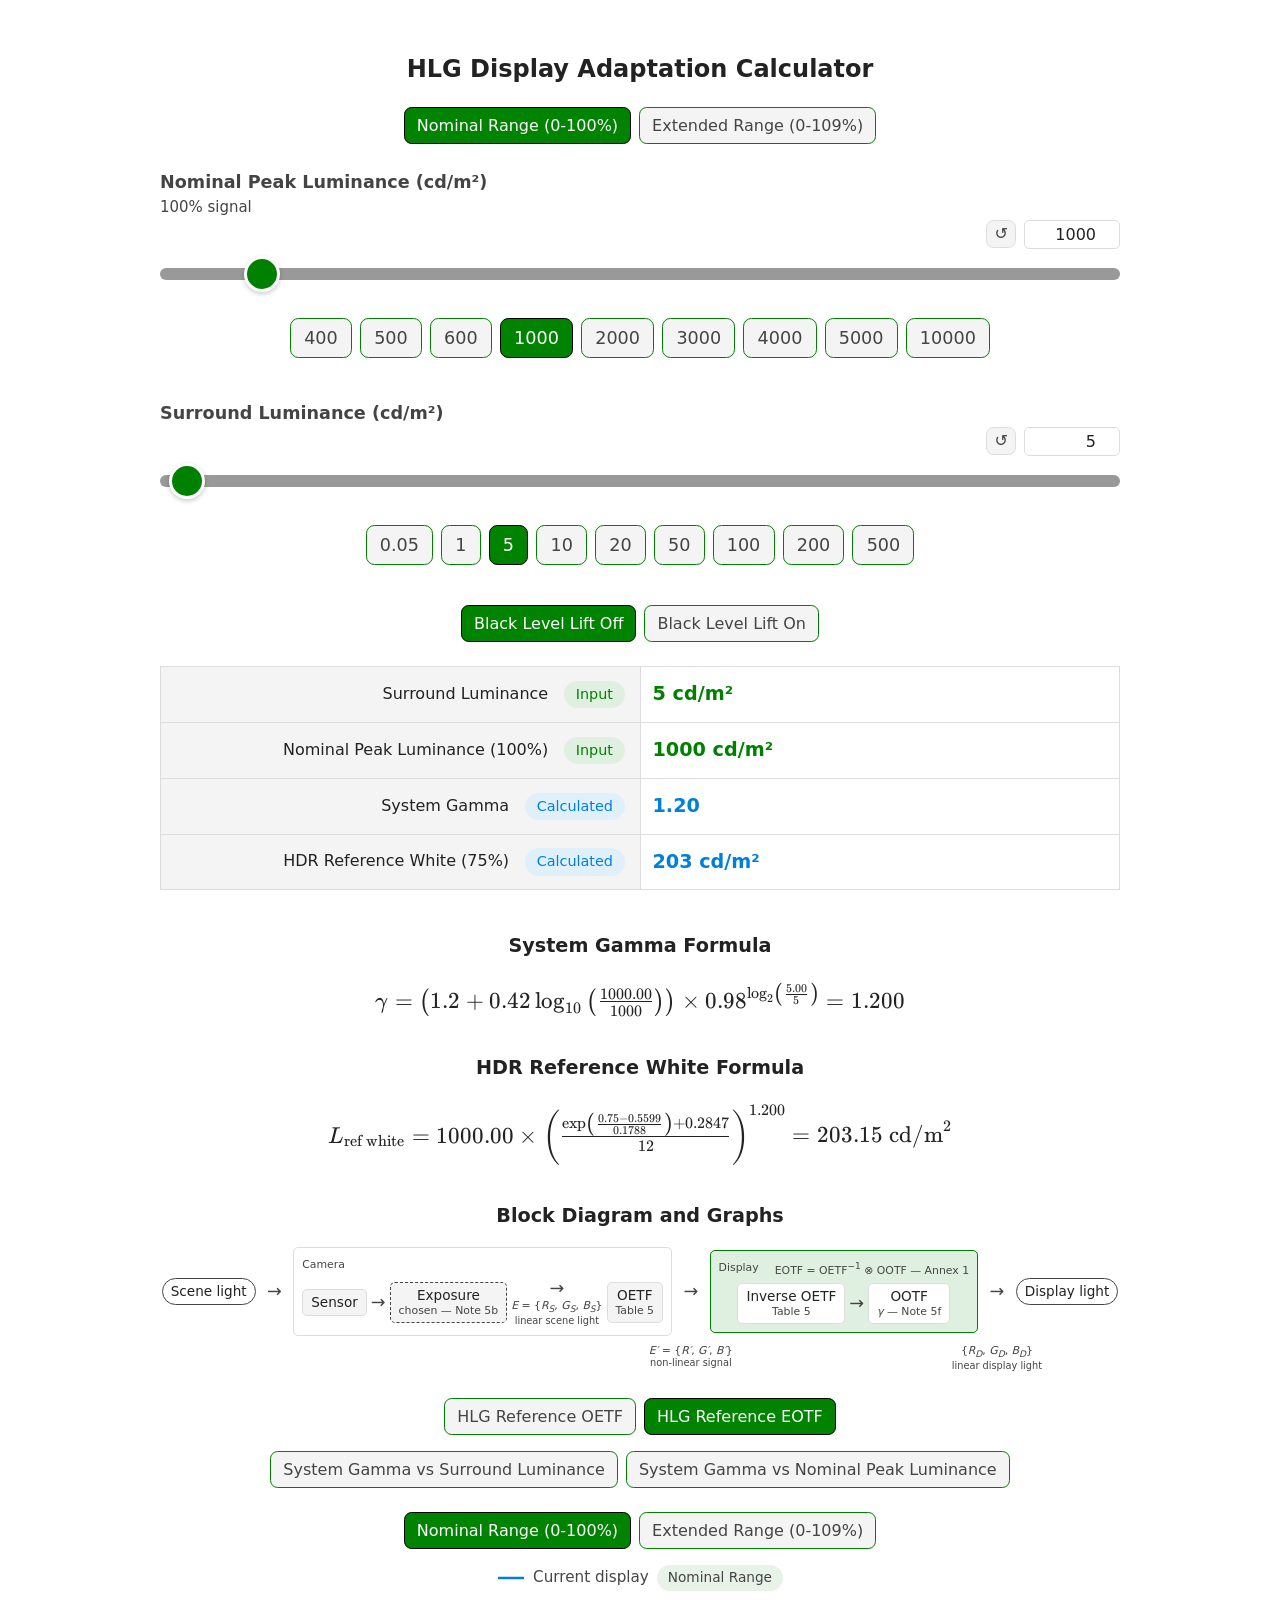
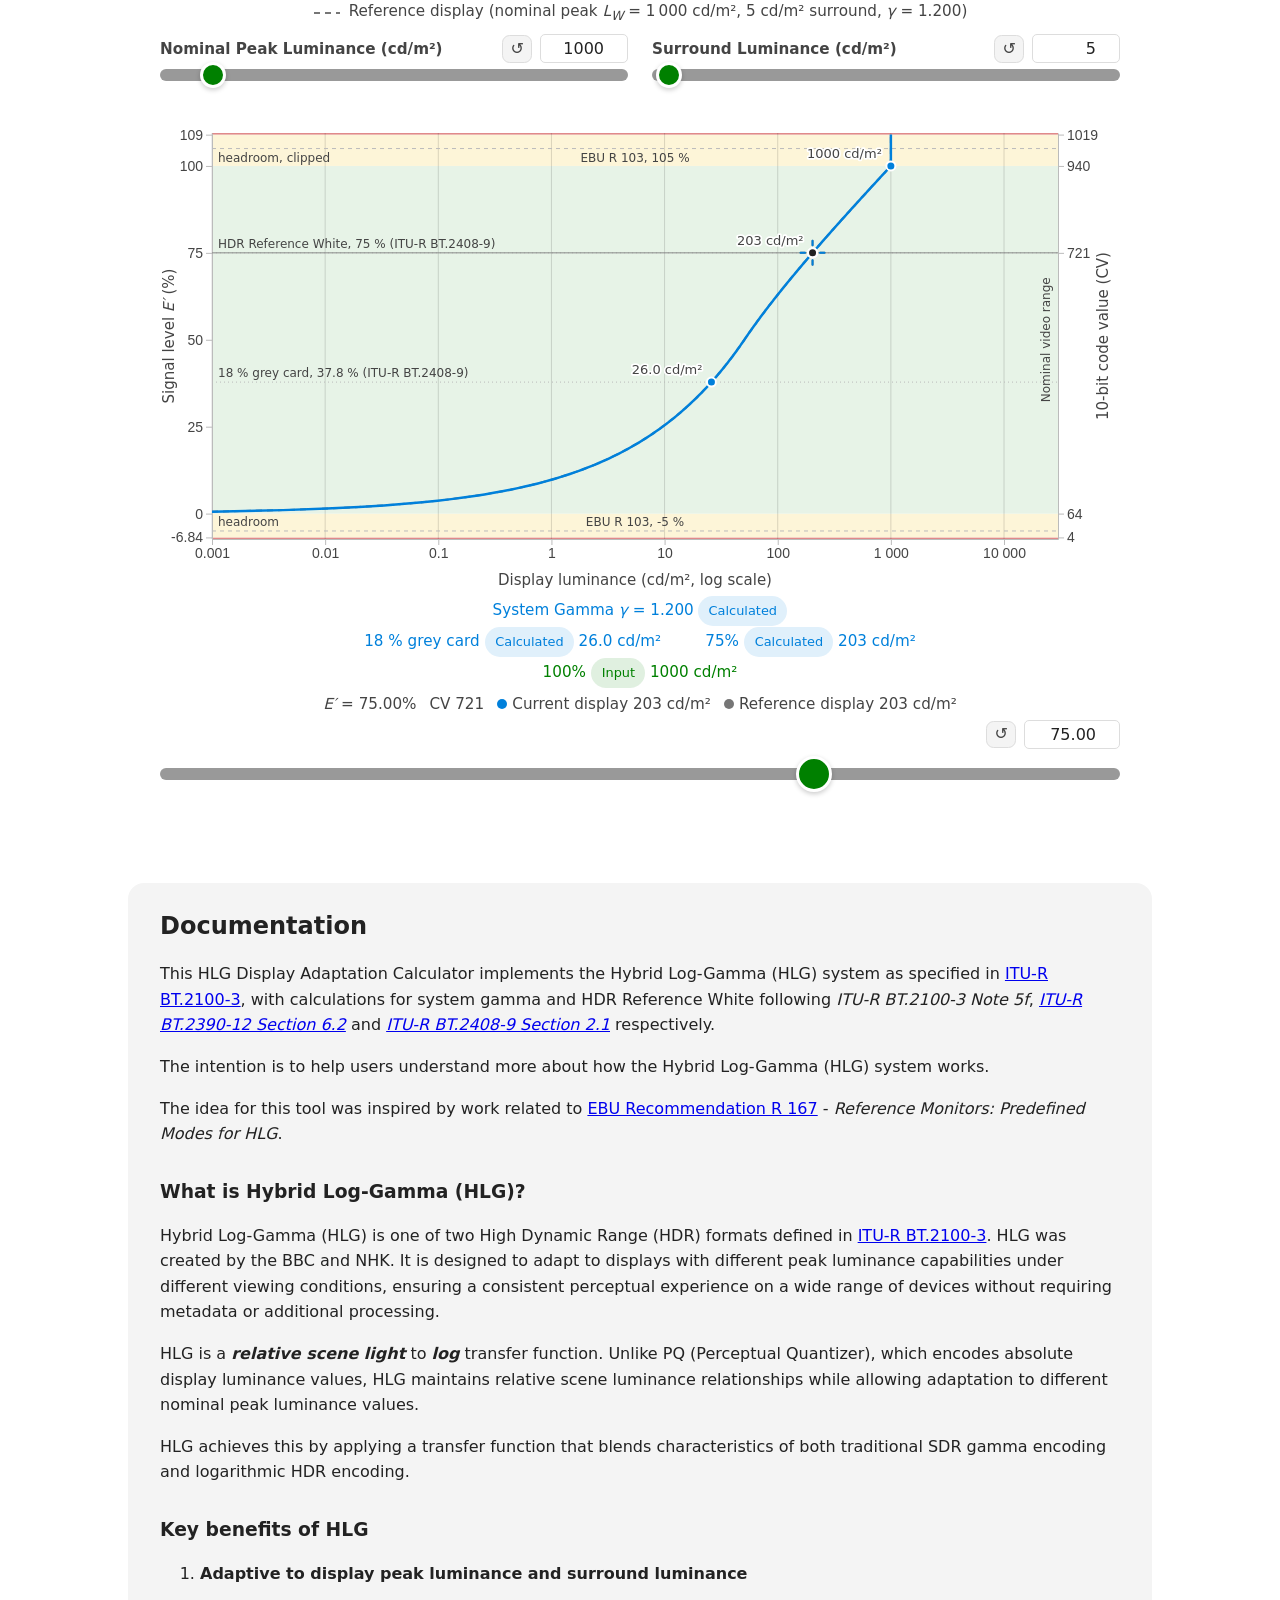
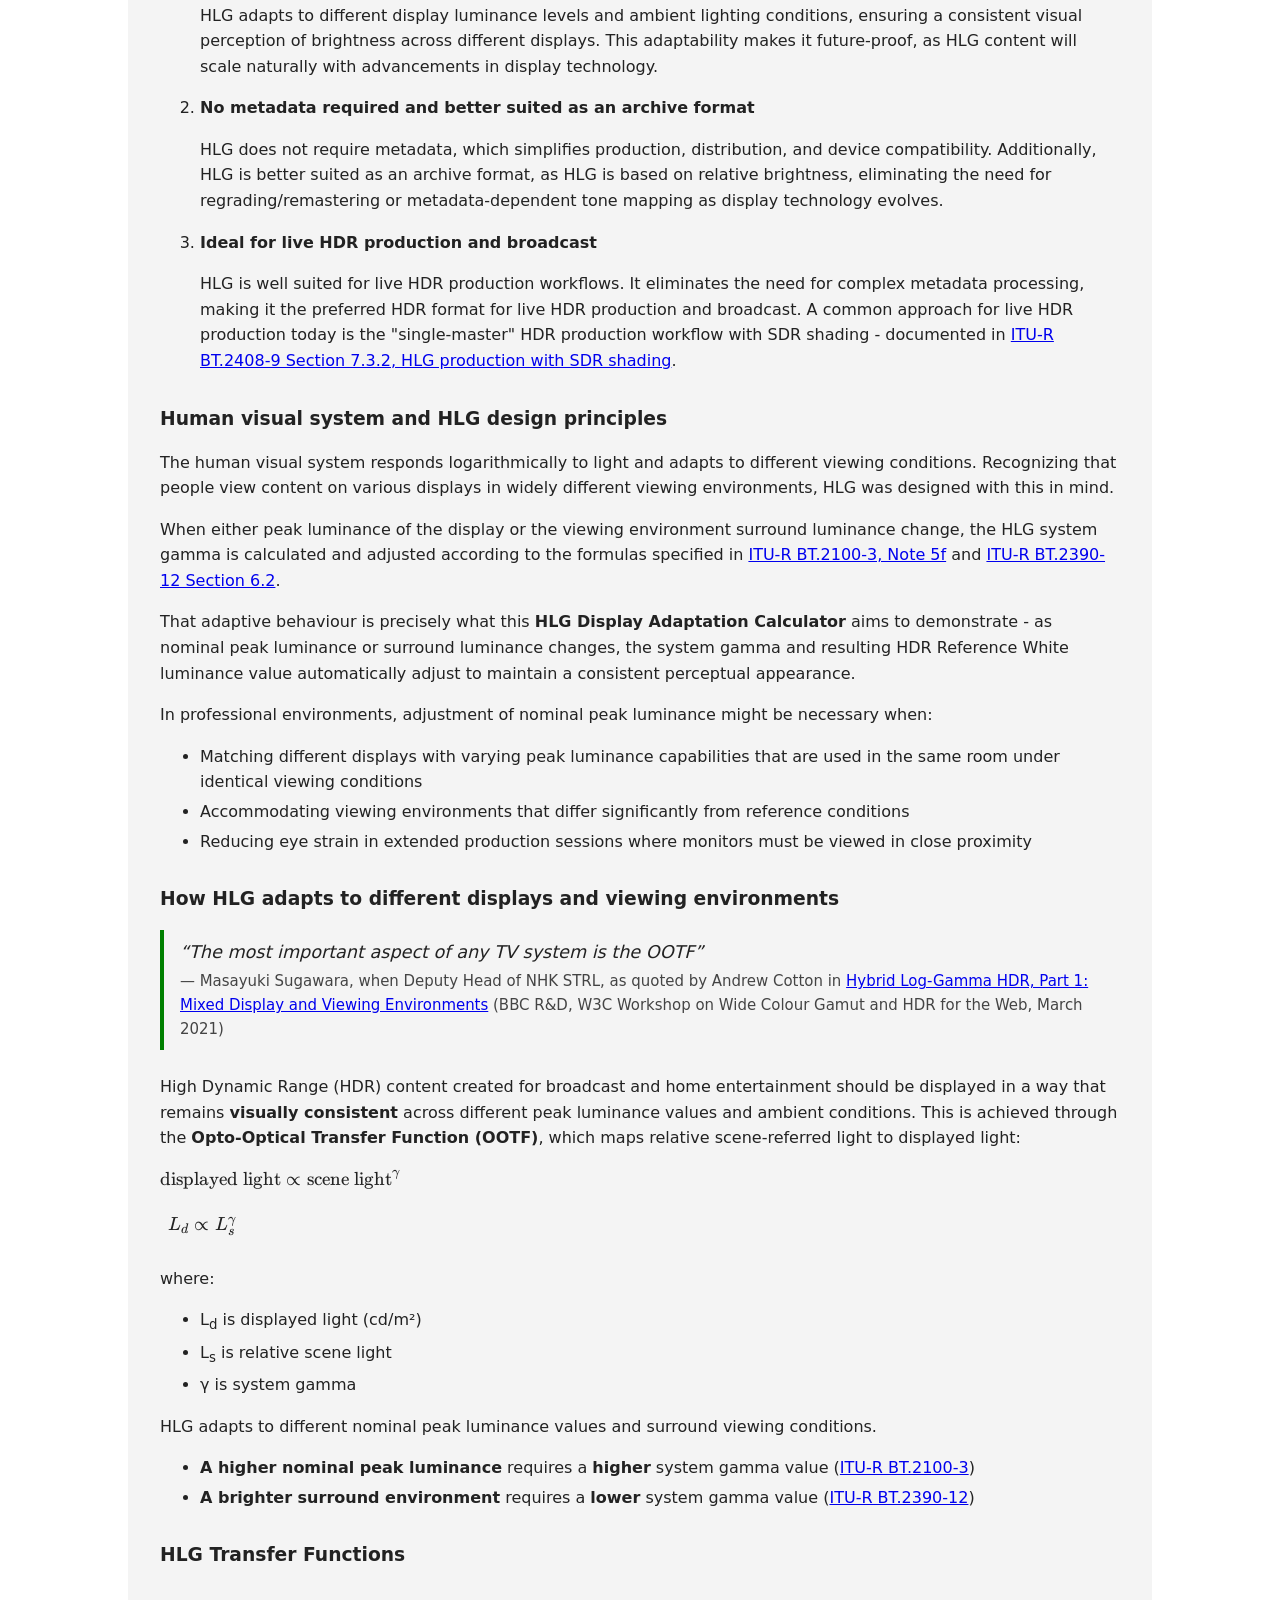
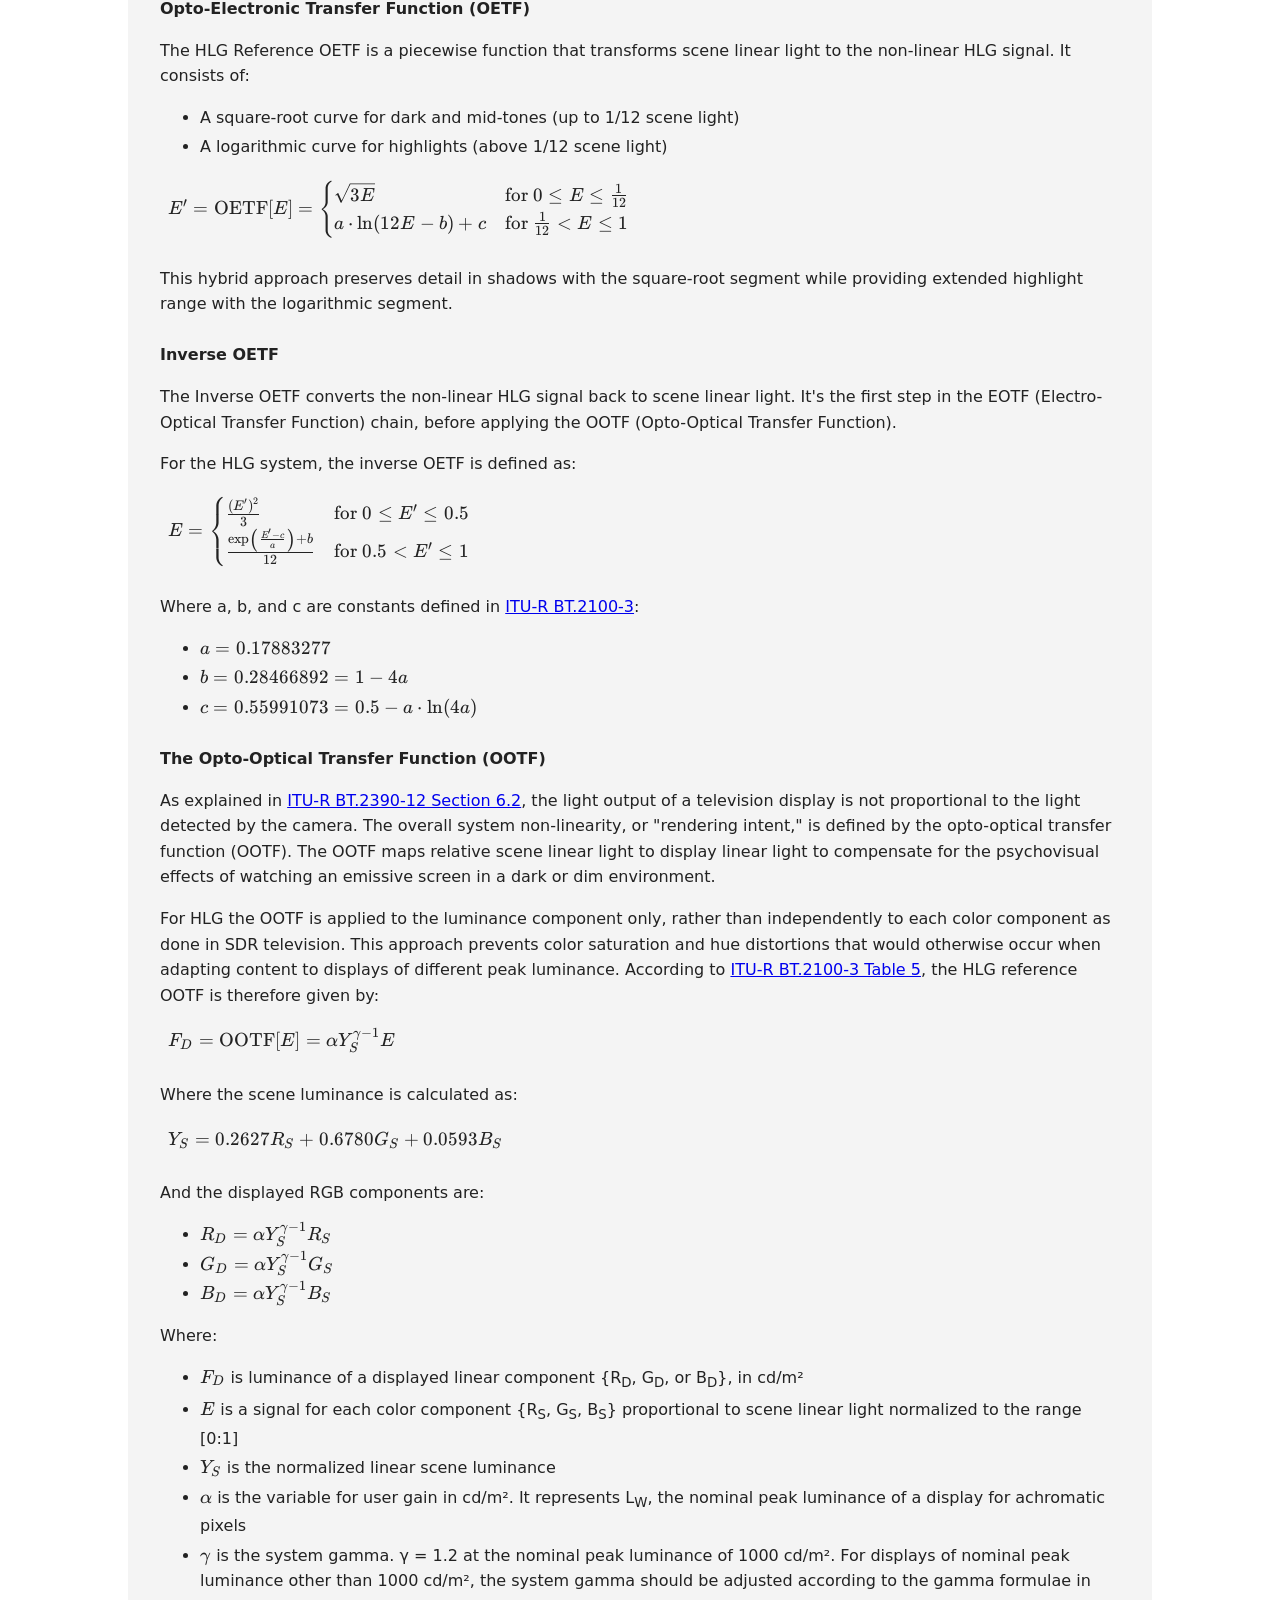
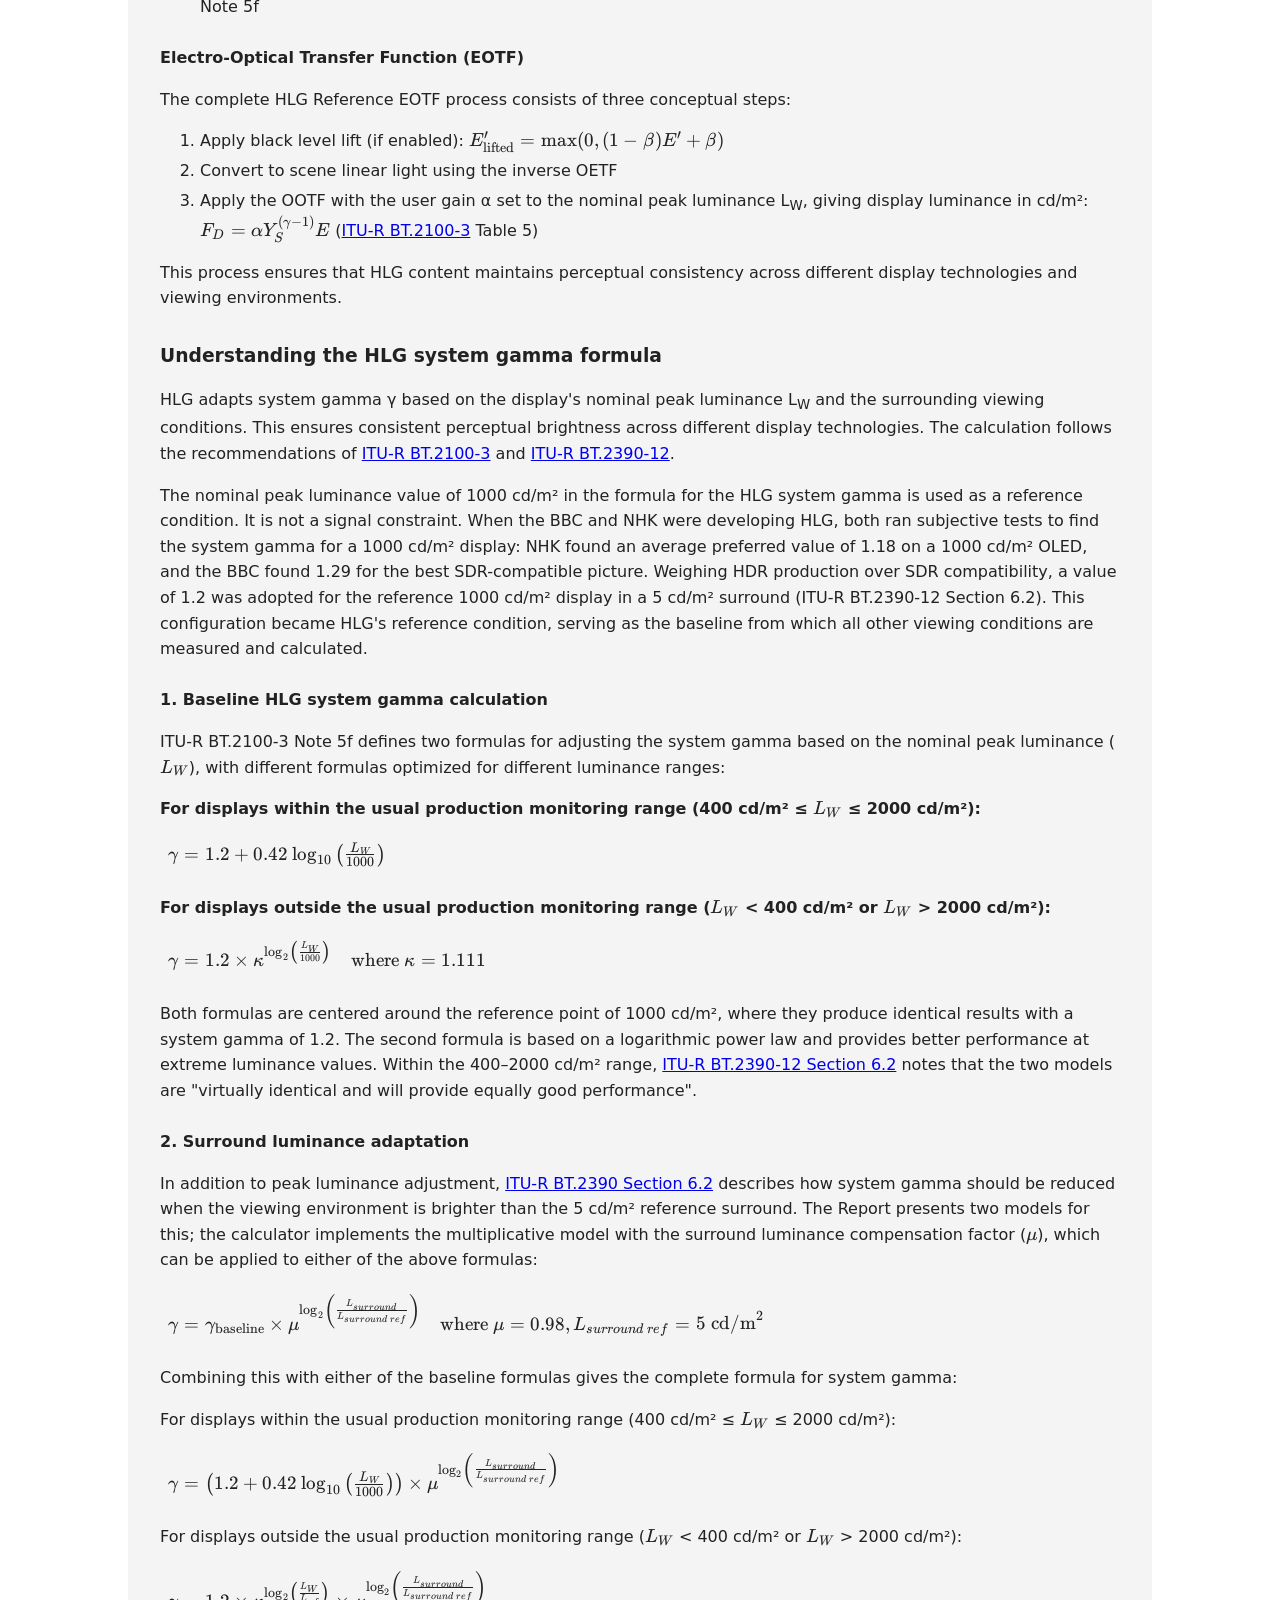
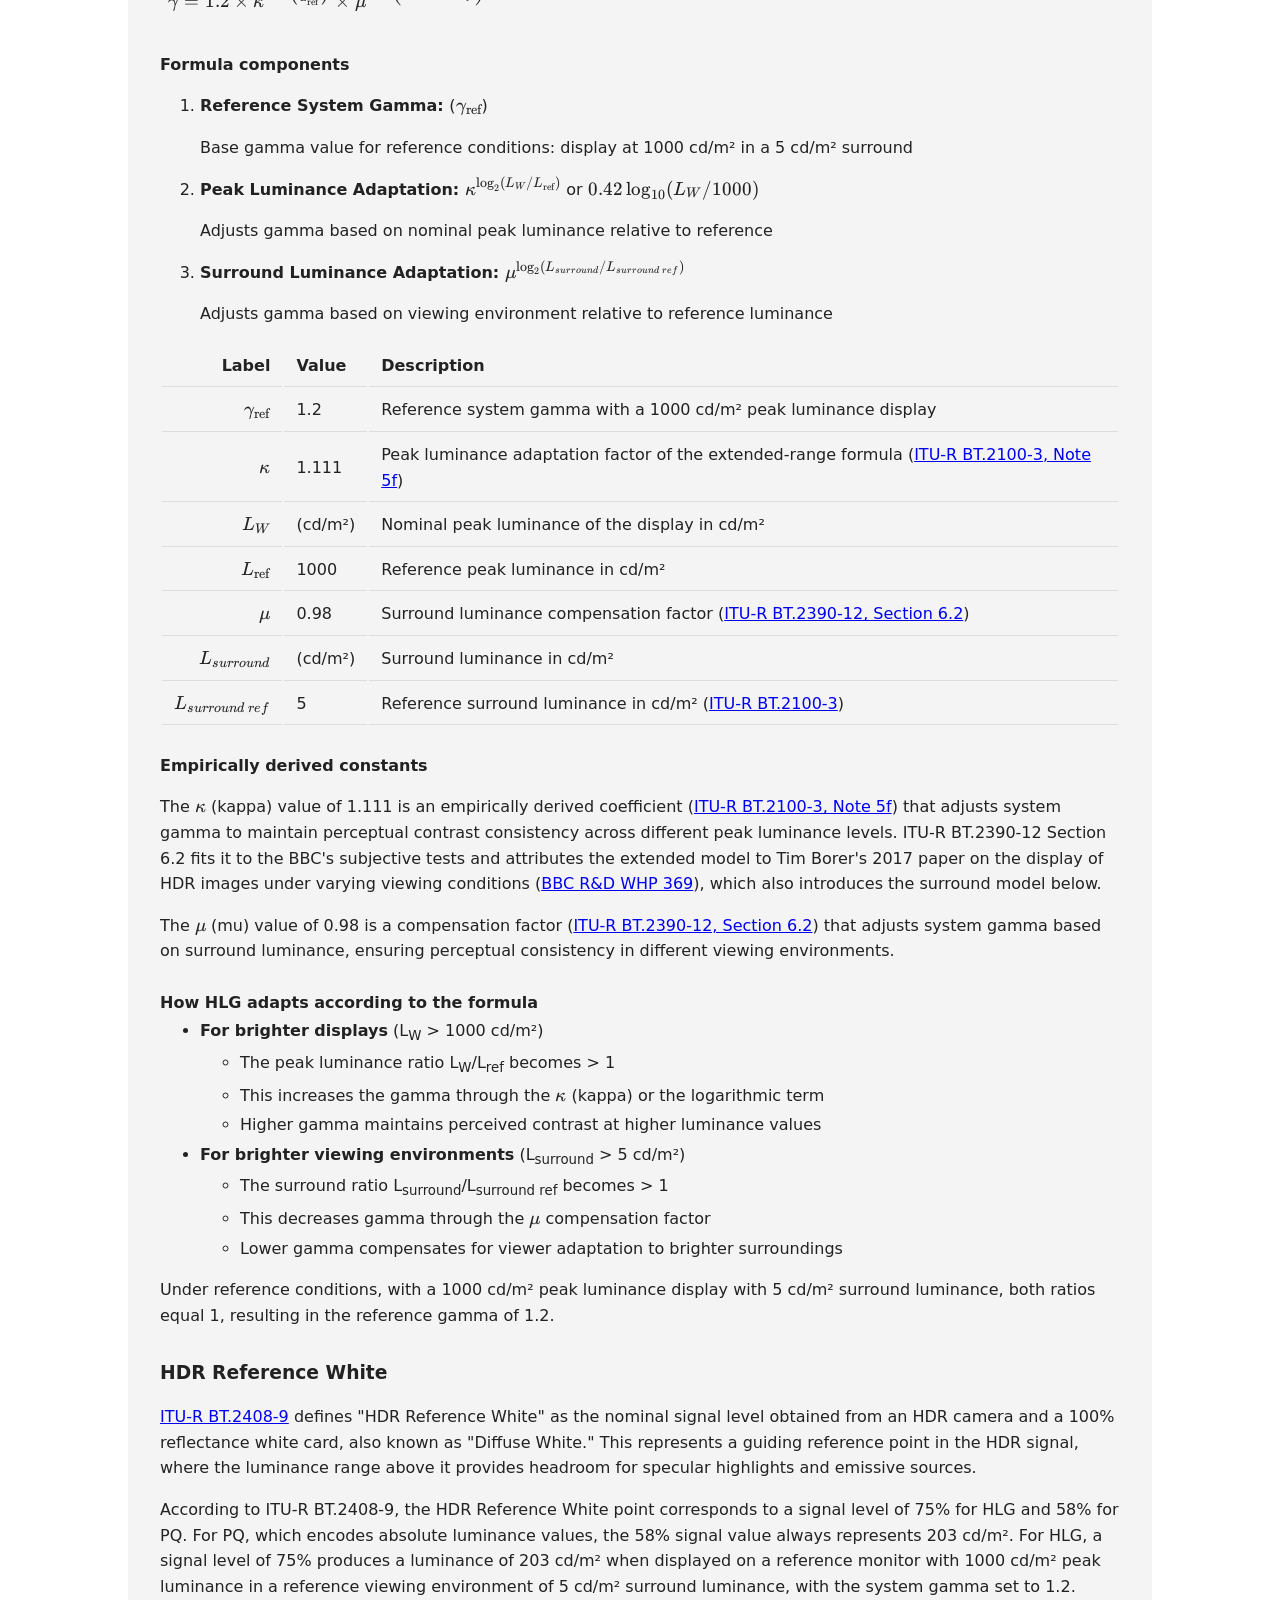
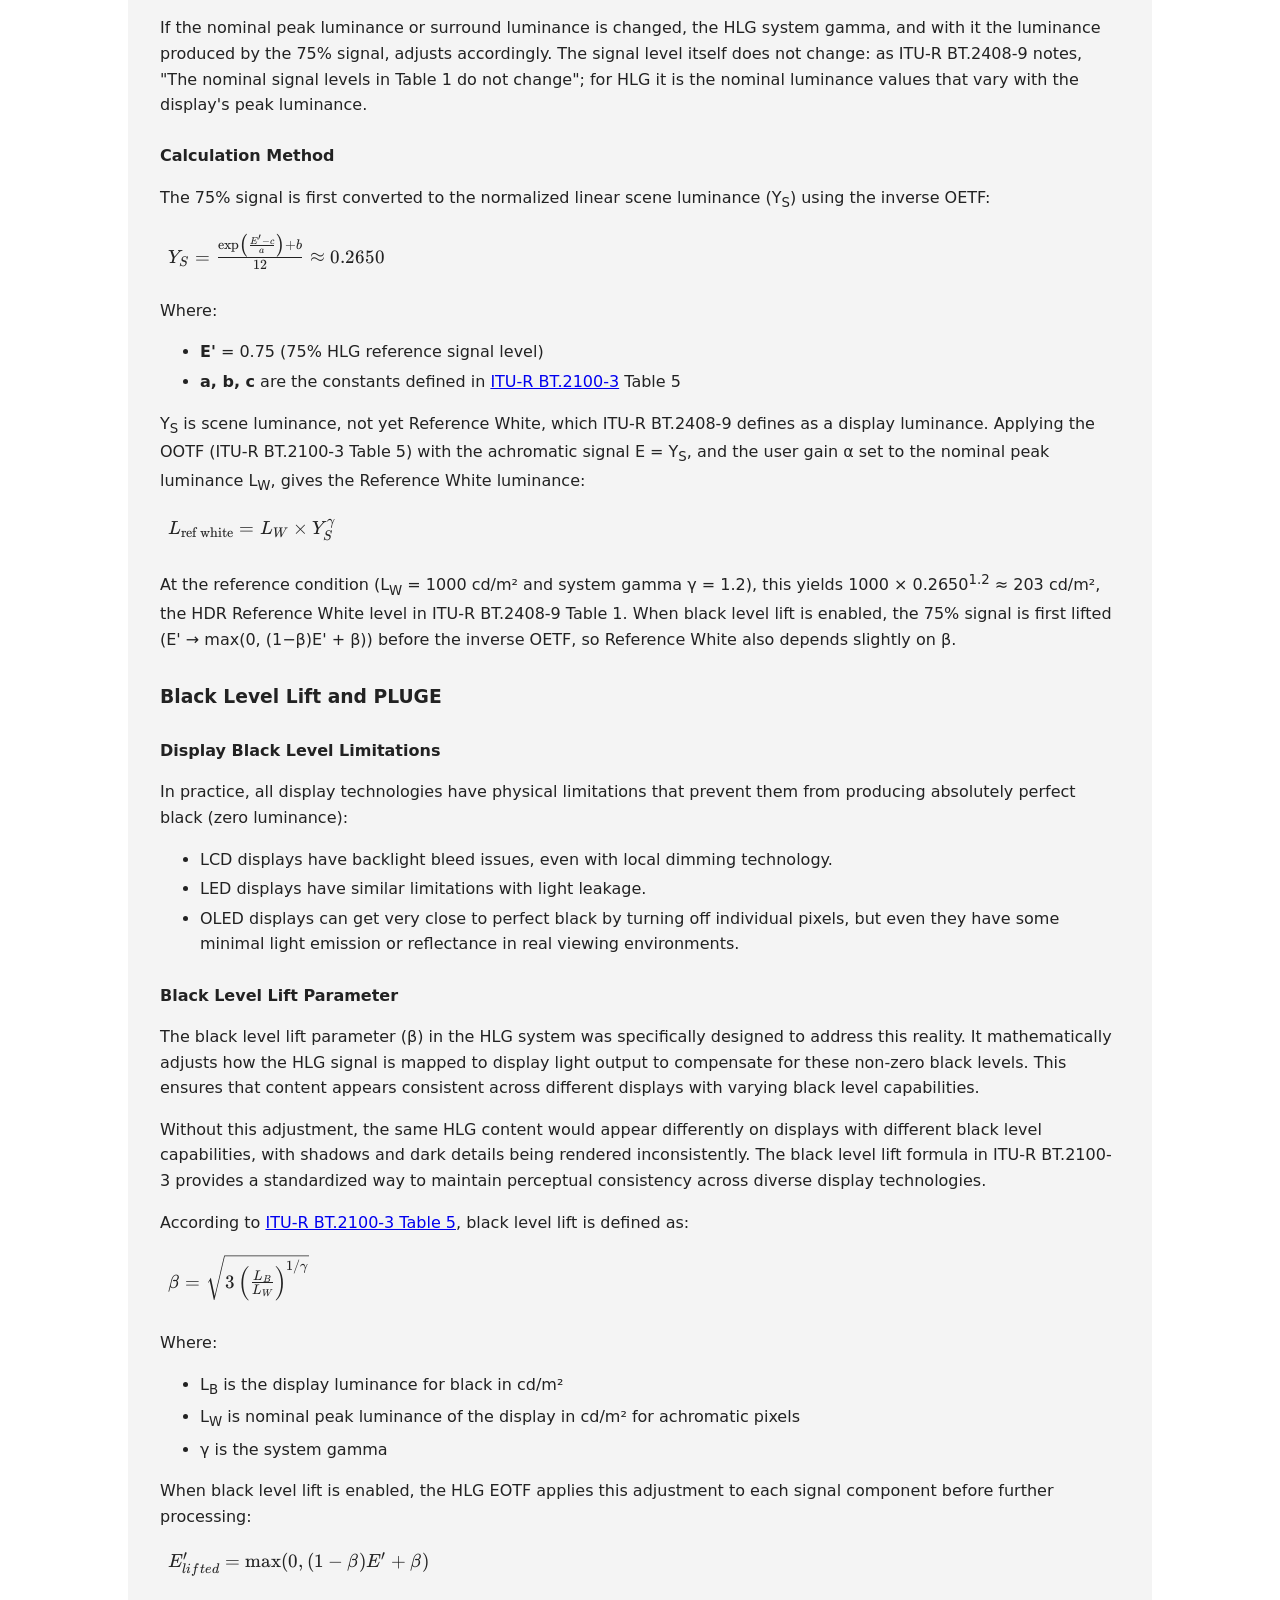
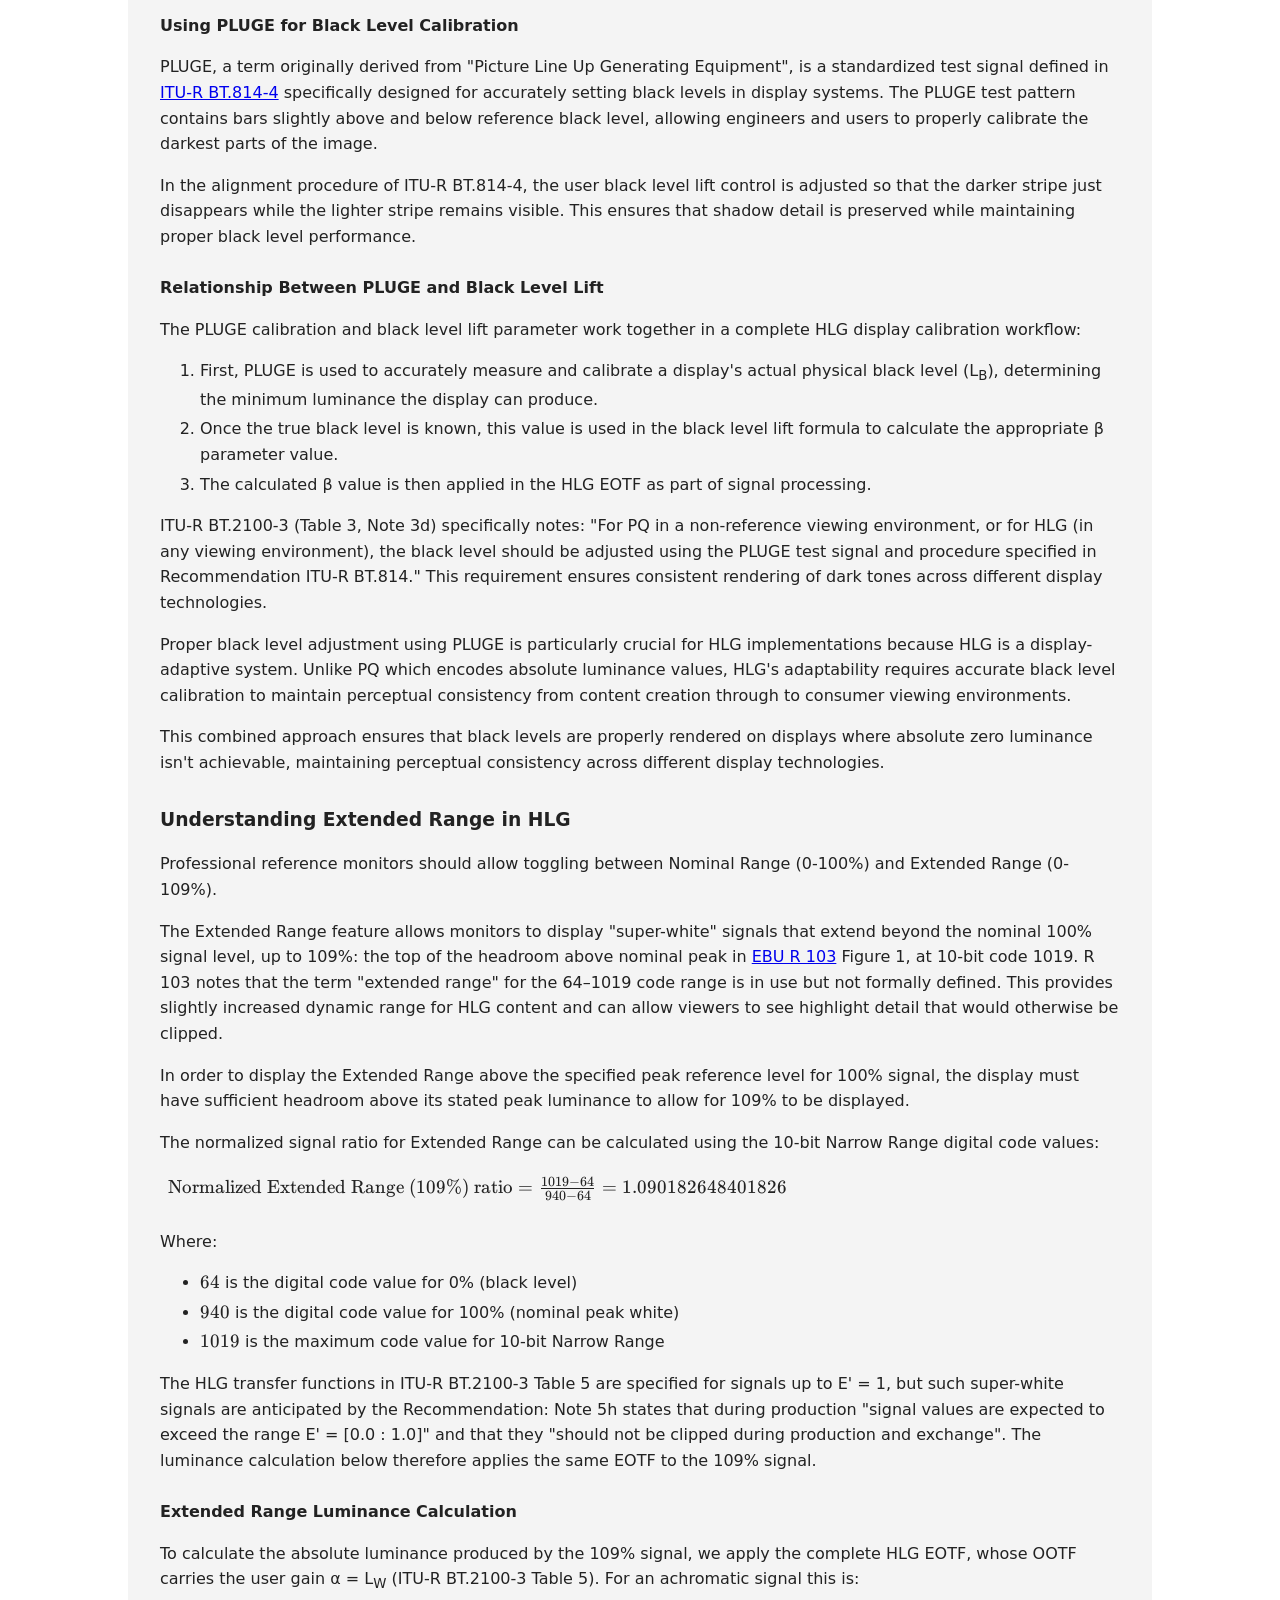
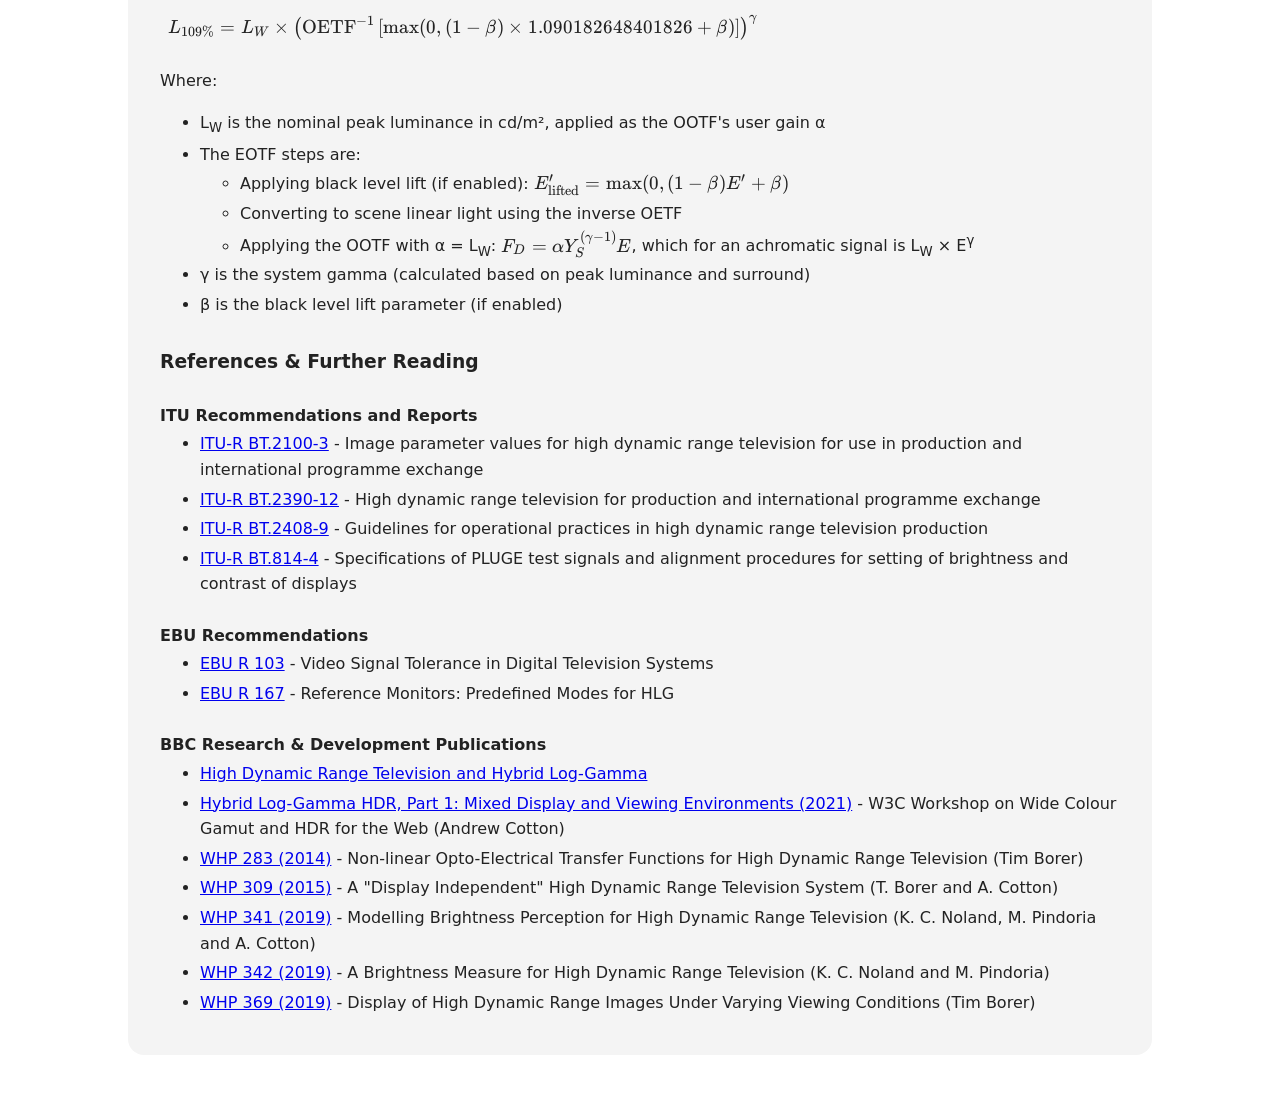
<file: web/index.html>
<!--
Copyright 2026 Thomas Berglund (NRK)

Licensed under the Apache License, Version 2.0 (the "License");
you may not use this file except in compliance with the License.
You may obtain a copy of the License at

    http://www.apache.org/licenses/LICENSE-2.0

Unless required by applicable law or agreed to in writing, software
distributed under the License is distributed on an "AS IS" BASIS,
WITHOUT WARRANTIES OR CONDITIONS OF ANY KIND, either express or implied.
See the License for the specific language governing permissions and
limitations under the License.
-->
<!DOCTYPE html>
<html lang="en">
<head>
    <meta charset="UTF-8">
    <meta name="viewport" content="width=device-width, initial-scale=1.0">
    <meta name="description" content="Interactive calculator for HLG display adaptation">
    <meta name="author" content="Thomas Berglund, with assistance from Claude, by Anthropic">
    <meta name="version" content="1.6.2">
    <meta name="last-modified" content="2026-09-28">
    <title>HLG Display Adaptation Calculator</title>
    <!-- KaTeX 0.16.9 (formulas) and D3 7.9.0 (graphs) -->
    <link rel="stylesheet" href="lib/katex/katex.min.css">
    <script defer src="lib/katex/katex.min.js"></script>
    <script defer src="lib/d3/d3.min.js"></script>

    <link rel="stylesheet" href="css/style.css">
    <script defer src="js/hlg_graphs.js"></script>
    <script defer src="js/hlg_calculator.js"></script>
</head>

<body>
    <div class="calculator">
        <div class="container">
            <h1>HLG Display Adaptation Calculator</h1>

            <div class="extended-range-toggle">
                <div class="toggle-button-group">
                    <button id="nominalRangeButton" class="active">Nominal Range (0-100%)</button>
                    <button id="extendedRangeButton">Extended Range (0-109%)</button>
                </div>
            </div>

            <!-- Nominal/extended peak toggle (shown only in Extended Range mode) -->
            <div id="peakNominalOrExtendedToggle" class="peak-nominal-or-extended-toggle">
                <div class="toggle-switch">
                    <button id="peakNominalBtn" class="active">Set Nominal Peak (100%)</button>
                    <button id="peakExtendedBtn">Set Extended Peak (109%)</button>
                </div>
            </div>

            <!-- Collapsible explanation for the current peak mode (shown only in Extended Range mode) -->
            <details id="extendedRangeDetails" class="extended-range-details">
                <summary><span id="extendedRangeSummaryText">Extended Range does not change system gamma or HDR Reference White</span></summary>

                <!-- Extended Range explanation -->
                <div id="extendedRangeNoteSection" class="extended-range-note" hidden>
                    <p>
                        <strong>Note:</strong> Enabling Extended Range does not change system gamma or HDR Reference
                        White. System gamma is adjusted according to the nominal peak luminance L<sub>W</sub> (the 100%
                        signal level) through the formulas in
                        <a href="https://www.itu.int/rec/R-REC-BT.2100" target="_blank">ITU-R BT.2100-3</a> Note 5f,
                        and HDR Reference White follows from L<sub>W</sub> and system gamma through the EOTF;
                        neither input changes when the displayed range changes. Signals from 100% to 109% are
                        "super-whites": they pass through the same EOTF, and displaying them requires headroom above
                        the nominal peak.
                    </p>
                    <blockquote>
                        "During production, signal values are expected to exceed the range E′ = [0.0 : 1.0]. This provides
                        processing headroom and avoids signal degradation during cascaded processing. Such values of E′,
                        below 0.0 or exceeding 1.0, should not be clipped during production and exchange."
                        <footer>ITU-R BT.2100-3, Note 5h</footer>
                    </blockquote>
                </div>

                <!-- Extended-peak mode explanation -->
                <div id="extendedPeakNoteSection" class="extended-range-note" hidden>
                    <p>
                        <strong>Note:</strong> The slider now sets the display's <strong>Extended Peak
                        Luminance</strong>. Rather than mapping the 100% nominal signal to the display peak, the
                        109% Extended Range signal is mapped to it. No direct formula gives the nominal peak luminance L<sub>W</sub> (the 100%
                        signal level): system gamma depends on L<sub>W</sub>, the EOTF output at 109% depends on
                        system gamma, and the 109% luminance is the product of L<sub>W</sub> and that EOTF output.
                        This is why the nominal peak value has to be calculated from the extended peak value
                        using an iterative solver:
                    </p>
                    <p>
                        <span class="formula-container">\text{find } L_W \text{ such that } L_W \times \text{EOTF}_{\gamma(L_W)}[1.090183] = L_{109\%}</span>
                    </p>
                    <p>
                        The solver uses bisection: the 109% luminance always increases with L<sub>W</sub>, so the
                        solution is bracketed between a low and a high estimate, and the interval is halved repeatedly,
                        keeping the half where the 109% luminance still fits within the display peak, until the two
                        estimates agree.
                    </p>
                    <p>
                        System gamma and HDR Reference White are derived from the calculated, lower nominal
                        L<sub>W</sub>. Lowering the effective nominal peak is the adjustment described in
                        <a href="https://www.itu.int/rec/R-REC-BT.2100" target="_blank">ITU-R BT.2100-3</a> Note 5f:
                    </p>
                    <blockquote>
                        "For displays with nominal peak luminance (L<sub>W</sub>) other than 1&#8239;000 cd/m², or where
                        the effective nominal peak luminance is adjusted through the use of a contrast control, the system
                        gamma value should be adjusted according to the formula below and may be rounded to three
                        significant digits:
                        <span class="formula-container">\gamma = 1.2 + 0.42\,\log_{10}(L_W/1\,000)</span>
                        For applications outside of the usual production monitoring range of L<sub>W</sub> equal to
                        400 cd/m² to 2&#8239;000 cd/m², the following extended range formula should be used:"
                        <span class="formula-container">\gamma = 1.2 \times \kappa^{\log_2(L_W/1\,000)} \text{ where } \kappa = 1.111</span>
                    </blockquote>
                </div>
            </details>

            <div class="slider-container">
                <label for="peakLuminance"><span id="peakLuminanceTitle">Nominal Peak Luminance (cd/m²)</span><span class="label-note" id="peakLuminanceSignal">100% signal</span></label>
                <input type="number" inputmode="numeric" id="peakLuminanceInput" class="value-input" min="100" max="10000" step="1" value="1000">
                <button id="peakLuminanceResetBtn" class="reset-button"
                        title="Reset to the reference display's nominal peak, 1000 cd/m²"
                        aria-label="Reset the peak luminance to the reference display's nominal peak of 1000 cd/m²">&#8634;</button>
                <input type="range" id="peakLuminance" min="100" max="10000" step="1" value="1000">
                <div class="preset-buttons" id="peakLuminanceButtons"></div>
            </div>

            <div class="slider-container">
                <label for="surroundLuminance">Surround Luminance (cd/m²)</label>
                <input type="number" id="surroundLuminanceInput" class="value-input" min="0.05" max="500" step="0.01" value="5">
                <button id="surroundLuminanceResetBtn" class="reset-button"
                        title="Reset to the reference surround, 5 cd/m²"
                        aria-label="Reset the surround luminance to the reference 5 cd/m²">&#8634;</button>
                <input type="range" id="surroundLuminance" min="0.05" max="500" step="0.01" value="5">
                <div class="preset-buttons" id="surroundLuminanceButtons"></div>
            </div>

            <!-- Black Level Toggle and Slider -->
            <div class="black-level-toggle">
                <div class="toggle-switch">
                    <button id="blackLevelOffBtn" class="active">Black Level Lift Off</button>
                    <button id="blackLevelOnBtn">Black Level Lift On</button>
                </div>
            </div>

            <div id="blackLevelSliderContainer" class="slider-container" hidden>
                <label for="blackLevel">Black Level Luminance (cd/m²)</label>
                <input type="number" id="blackLevelInput" class="value-input" min="0.0001" max="1.0" step="0.0001" value="0.0050">
                <button id="blackLevelResetBtn" class="reset-button"
                        title="Reset to 0.005 cd/m², the value this slider opens at"
                        aria-label="Reset the black level to 0.005 cd/m²">&#8634;</button>
                <input type="range" id="blackLevel" min="0.0001" max="1.0" step="0.0001" value="0.005">
                <div class="preset-buttons" id="blackLevelButtons"></div>
            </div>

            <table class="output-table">
                <tr>
                    <th>Surround Luminance<span class="role-pill role-input">Input</span></th>
                    <td class="output-value-slider" id="surroundLuminanceValue">5 cd/m²</td>
                </tr>
                <tr id="nominalPeakRow">
                    <th>Nominal Peak Luminance (100%)<span class="role-pill role-input" id="nominalPeakRole">Input</span></th>
                    <td class="output-value-slider" id="peakLuminanceValue">1000 cd/m²</td>
                </tr>
                <!-- Conditional rows: the extended peak in Extended Range mode,
                     the black level pair when Black Level Lift is on -->
                <tr id="extendedPeakRow" hidden>
                    <th>Extended Peak Luminance (109%)<span class="role-pill role-calculated" id="extendedPeakRole">Calculated</span></th>
                    <td class="output-value-calculated" id="extendedPeakValue"></td>
                </tr>
                <tr id="blackLevelRow" hidden>
                    <th>Black Level<span class="role-pill role-input">Input</span></th>
                    <td class="output-value-slider" id="blackLevelValue">0.005 cd/m²</td>
                </tr>
                <tr id="blackLiftRow" hidden>
                    <th>Black Level Lift (β)<span class="role-pill role-calculated">Calculated</span></th>
                    <td class="output-value-calculated" id="blackLiftValue">0.000</td>
                </tr>
                <tr>
                    <th>System Gamma<span class="role-pill role-calculated">Calculated</span></th>
                    <td class="output-value-calculated" id="systemGamma">1.20</td>
                </tr>
                <tr>
                    <th>HDR Reference White (75%)<span class="role-pill role-calculated">Calculated</span></th>
                    <td class="output-value-calculated" id="referenceWhite">203 cd/m²</td>
                </tr>
            </table>

            <!-- KaTeX Formula Display: the live derivations for the current
                 settings, placed between the results table and the graphs so
                 the page reads inputs -> results -> derivation -> curves -->
            <div class="live-formulas">
                <h2 class="live-formula-heading" id="gammaFormulaHeading">System Gamma Formula</h2>
                <div id="mathGamma" class="formula-container"></div>

                <div id="blackLevelFormulaSection" hidden>
                    <h2 class="live-formula-heading">Black Level Lift Formula</h2>
                    <div id="mathBlackLift" class="formula-container"></div>
                </div>

                <h2 class="live-formula-heading">HDR Reference White Formula</h2>
                <div id="mathRefWhite" class="formula-container"></div>

                <div id="extendedRangeFormulaSection" hidden>
                    <h2 class="live-formula-heading" id="extendedRangeFormulaHeading">Extended Range Formula</h2>
                    <div id="mathExtendedRange" class="formula-container"></div>
                </div>
            </div>

            <!-- The signal chain as a block diagram, over live graph views of
                 the parts of it -->
            <div id="graphPanelSection" class="graph-panel">
                <h2 class="graph-panel-heading">Block Diagram and Graphs</h2>

                <div class="chain-strip" id="chainStrip" data-view="eotf">
                    <span class="chain-node node-light node-scene">Scene light</span>
                    <span class="chain-link chain-link-in"></span>
                    <span class="chain-box" data-half="camera">
                        <span class="chain-box-name">Camera</span>
                        <span class="chain-row">
                            <span class="chain-node">Sensor</span>
                            <span class="chain-link"></span>
                            <span class="chain-node node-open">Exposure<span class="chain-cite">chosen &mdash; Note 5b</span></span>
                            <span class="chain-link"><span class="chain-signal"><var>E</var> = {<var>R<sub>S</sub></var>, <var>G<sub>S</sub></var>, <var>B<sub>S</sub></var>}<span class="chain-signal-kind">linear scene light</span></span></span>
                            <span class="chain-node">OETF<span class="chain-cite">Table 5</span></span>
                        </span>
                    </span>
                    <span class="chain-link chain-link-signal"><span class="chain-signal"><var>E&prime;</var> = {<var>R&prime;</var>, <var>G&prime;</var>, <var>B&prime;</var>}<span class="chain-signal-kind">non-linear signal</span></span></span>
                    <span class="chain-box" data-half="display">
                        <span class="chain-box-name">Display<span class="chain-box-note">EOTF = OETF<sup>&minus;1</sup> &otimes; OOTF &mdash; Annex 1</span></span>
                        <span class="chain-row">
                            <span class="chain-node">Inverse OETF<span class="chain-cite">Table 5</span></span>
                            <span class="chain-link"></span>
                            <span class="chain-node node-ootf">OOTF<span class="chain-cite"><var>&gamma;</var> &mdash; Note 5f</span></span>
                        </span>
                    </span>
                    <span class="chain-link chain-link-out"><span class="chain-signal">{<var>R<sub>D</sub></var>, <var>G<sub>D</sub></var>, <var>B<sub>D</sub></var>}<span class="chain-signal-kind">linear display light</span></span></span>
                    <span class="chain-node node-light node-display-light">Display light</span>
                </div>

                <div class="toggle-switch">
                    <button id="graphViewCameraOetfBtn">HLG Reference OETF</button>
                    <button id="graphViewEotfBtn" class="active">HLG Reference EOTF</button>
                    <span class="toggle-row-break" aria-hidden="true"></span>
                    <button id="graphViewSurroundGammaBtn">System Gamma vs Surround Luminance</button>
                    <button id="graphViewPeakGammaBtn">System Gamma vs Nominal Peak Luminance</button>
                </div>

                <!-- View: the HLG Reference OETF (the camera curve the system is named after) -->
                <div id="cameraOetfView" class="graph-view" hidden>
                    <blockquote class="graph-quote">
                        "The mapping of the camera sensor signal output to E may be chosen to achieve the
                        desired brightness of the scene."
                        <footer>&mdash; ITU-R BT.2100-3, Note 5b</footer>
                    </blockquote>
                    <!-- The exposure, laid out as the EOTF view lays out its
                         display settings, with the line-ups Note 5b's
                         freedom has been exercised into above it: then the
                         name, reset and value box in a head row, and the
                         slider under them.
                         Exposure as BT.2390-12 section 6.1
                         sets it: the signal level the 18 % grey card lands
                         on, up for more exposure. Note 5b leaves the choice
                         free, so this is the chain's one free step.
                         buildExposurePresets fills the buttons, so each
                         carries a level computed from its exposure rather
                         than a restated one. -->
                    <div class="graph-display-settings settings-single" role="group" aria-label="Camera exposure">
                        <div>
                            <div class="preset-buttons exposure-presets" id="cameraOetfPresets"></div>
                            <div class="setting-head">
                                <label for="cameraOetfExposure" id="cameraOetfExposureLabel">Exposure: 18&nbsp;% grey card (%)</label>
                                <!-- Puts the exposure back on the line-up the
                                     view opens at, the one the presets name
                                     BT.2408-9 -->
                                <button id="cameraOetfResetBtn" class="reset-button"
                                        title="Reset to the ITU-R BT.2408-9 line-up"
                                        aria-label="Reset the camera exposure to the ITU-R BT.2408-9 line-up">&#8634;</button>
                                <input type="number" id="cameraOetfExposureInput" class="value-input"
                                       min="21.21" max="67.24" step="0.01" value="37.83"
                                       aria-labelledby="cameraOetfExposureLabel">
                            </div>
                            <input type="range" id="cameraOetfExposure" min="21.21" max="67.24" step="0.01" value="37.83">
                        </div>
                    </div>
                    <!-- The curves, named against the chart, under the
                         exposure setting -->
                    <div class="graph-legend">
                        <span class="legend-item"><svg width="28" height="12" aria-hidden="true"><line x1="1" y1="6" x2="14" y2="6" class="curve-oetf-gamma"></line><line x1="14" y1="6" x2="27" y2="6" class="curve-oetf-log"></line></svg><span>HLG Reference OETF<span class="legend-detail"> (ITU-R BT.2100-3 Table 5)</span></span></span>
                        <span class="legend-item"><svg width="28" height="12" aria-hidden="true"><line x1="1" y1="6" x2="27" y2="6" class="curve-sdr"></line></svg><span>SDR camera, same exposure<span class="legend-detail" id="cameraOetfSdrDetail"> (ITU-R BT.709-6 OETF; white card at 93.3 %, clips at 1.15&times; white)</span></span></span>
                    </div>
                    <div id="cameraOetfGraph" class="graph-canvas"></div>
                    <div id="cameraOetfAnchors" class="graph-anchors anchors-paired anchors-stack-narrow"></div>
                    <div id="cameraOetfReadout" class="graph-readout readout-unstacked"></div>
                    <div class="probe-row">
                        <div class="probe-head">
                            <button id="cameraOetfProbeResetBtn" class="reset-button"
                                    title="Reset the graph readout to the white card, scene 1.00"
                                    aria-label="Reset the graph readout to the 100 % reflectance white card">&#8634;</button>
                            <input type="number" id="cameraOetfProbeInput" class="value-input" min="0" max="6.190473626876364"
                                   step="0.01" value="1"
                                   aria-label="Graph readout scene light, relative to a 100 % reflectance white card">
                        </div>
                        <input type="range" id="cameraOetfProbe" min="0" max="6.190473626876364" step="0.01" value="1"
                               aria-label="Graph readout scene light, relative to a 100 % reflectance white card">
                    </div>
                </div>

                <!-- View: the HLG Reference EOTF curve -->
                <div id="eotfView" class="graph-view">
                    <!-- The range mode, repeated from the calculator's toggle:
                         it decides the top of this curve, where super-whites
                         are displayed rather than clipped (BT.2100-3 Note 5h) -->
                    <div class="toggle-button-group graph-range-toggle">
                        <button id="eotfNominalRangeBtn" class="active">Nominal Range (0-100%)</button>
                        <button id="eotfExtendedRangeBtn">Extended Range (0-109%)</button>
                    </div>
                    <div class="graph-legend">
                        <span class="legend-item"><svg width="28" height="12" aria-hidden="true"><line x1="1" y1="6" x2="27" y2="6" class="curve-adapted"></line></svg><span>Current display<span class="legend-mode legend-mode-nominal" id="eotfRangeMode">Nominal Range</span></span></span>
                        <span class="legend-item"><svg width="28" height="12" aria-hidden="true"><line x1="1" y1="6" x2="27" y2="6" class="curve-reference"></line></svg><span>Reference display<span class="legend-detail"> (nominal peak <var>L<sub>W</sub></var> = 1&#8239;000 cd/m², 5 cd/m² surround, <var>&gamma;</var> = 1.200)</span></span></span>
                    </div>
                    <!-- The display settings the curve is drawn for, repeated
                         from the calculator's sliders above so the curve can be
                         moved while it is watched. GraphDisplaySettings writes
                         every move back to those sliders and re-reads them, the
                         peak's label and range included: in extended-peak mode
                         the quantity the slider sets changes. -->
                    <div class="graph-display-settings" role="group" aria-label="Display settings">
                        <div>
                            <div class="setting-head">
                                <label for="eotfDisplayPeak" id="eotfDisplayPeakLabel">Nominal Peak Luminance (cd/m²)</label>
                                <button id="eotfPeakResetBtn" class="reset-button"
                                        title="Reset to the reference display's nominal peak, 1000 cd/m²"
                                        aria-label="Reset the peak luminance to the reference display's nominal peak of 1000 cd/m²">&#8634;</button>
                                <input type="number" inputmode="numeric" id="eotfDisplayPeakInput" class="value-input"
                                       min="100" max="10000" step="1" value="1000"
                                       aria-labelledby="eotfDisplayPeakLabel">
                            </div>
                            <input type="range" id="eotfDisplayPeak" min="100" max="10000" step="1" value="1000">
                            <!-- Which peak the slider sets, repeated from the
                                 calculator's toggle and shown with it, in
                                 Extended Range only -->
                            <div class="peak-mode-buttons" id="eotfPeakModeButtons">
                                <button id="eotfPeakNominalBtn" class="active">Peak 100%</button>
                                <button id="eotfPeakExtendedBtn">Peak 109%</button>
                            </div>
                        </div>
                        <div>
                            <div class="setting-head">
                                <label for="eotfDisplaySurround" id="eotfDisplaySurroundLabel">Surround Luminance (cd/m²)</label>
                                <button id="eotfSurroundResetBtn" class="reset-button"
                                        title="Reset to the reference surround, 5 cd/m²"
                                        aria-label="Reset the surround luminance to the reference 5 cd/m²">&#8634;</button>
                                <input type="number" id="eotfDisplaySurroundInput" class="value-input"
                                       min="0.05" max="500" step="0.01" value="5"
                                       aria-labelledby="eotfDisplaySurroundLabel">
                            </div>
                            <input type="range" id="eotfDisplaySurround" min="0.05" max="500" step="0.01" value="5">
                        </div>
                    </div>
                    <div id="eotfGraph" class="graph-canvas"></div>
                    <div id="eotfGamma" class="graph-gamma"></div>
                    <div id="eotfAnchors" class="graph-anchors anchors-paired anchors-packed"></div>
                    <div id="eotfReadout" class="graph-readout"></div>
                    <div class="probe-row">
                        <div class="probe-head">
                            <button id="eotfProbeResetBtn" class="reset-button"
                                    title="Reset the graph readout to HDR Reference White, 75 %"
                                    aria-label="Reset the graph readout to HDR Reference White at 75 % signal">&#8634;</button>
                            <input type="number" id="eotfProbeInput" class="value-input" min="0" max="109.02" step="0.1"
                                   value="75" aria-label="Graph readout signal level in percent">
                        </div>
                        <input type="range" id="eotfProbe" min="0" max="109.01826484018264" step="0.1" value="75"
                               aria-label="Graph readout signal level in percent">
                    </div>
                </div>

                <!-- View: System Gamma vs surround luminance (BT.2390-12 Figure 21 view) -->
                <div id="surroundGammaView" class="graph-view" hidden>
                    <!-- The range mode, repeated from the calculator's toggle.
                         System gamma derives from the nominal L_W (BT.2100-3
                         Note 5f), so the mode reaches this view only through
                         the pair it reveals: which peak the slider sets. -->
                    <div class="toggle-button-group graph-range-toggle">
                        <button id="surroundGammaNominalRangeBtn" class="active">Nominal Range (0-100%)</button>
                        <button id="surroundGammaExtendedRangeBtn">Extended Range (0-109%)</button>
                    </div>
                    <div class="graph-legend">
                        <span class="legend-item"><svg width="28" height="12" aria-hidden="true"><line x1="1" y1="6" x2="27" y2="6" class="curve-adapted"></line></svg><span>Current display<span class="legend-detail" id="surroundCurrentLegendDetail"> (nominal peak <var>L<sub>W</sub></var> = 1&#8239;000 cd/m²)</span></span></span>
                        <span class="legend-item"><svg width="28" height="12" aria-hidden="true"><line x1="1" y1="6" x2="27" y2="6" class="curve-family"></line></svg><span>Fixed nominal peaks<span class="legend-detail"> at the preset values, 400&ndash;10&#8239;000 cd/m²</span></span></span>
                    </div>
                    <!-- The display settings the curves are drawn for, repeated
                         from the calculator's sliders above so they can be
                         moved while the chart is watched. The peak picks the blue curve out of the family the
                         grey ones draw; the surround places the operating point
                         along it.
                         GraphDisplaySettings writes every move back to those
                         sliders and re-reads them. -->
                    <div class="graph-display-settings" role="group" aria-label="Display settings">
                        <div>
                            <div class="setting-head">
                                <label for="surroundGammaDisplayPeak" id="surroundGammaDisplayPeakLabel">Nominal Peak Luminance (cd/m²)</label>
                                <button id="surroundGammaPeakResetBtn" class="reset-button"
                                        title="Reset to the reference display's nominal peak, 1000 cd/m²"
                                        aria-label="Reset the peak luminance to the reference display's nominal peak of 1000 cd/m²">&#8634;</button>
                                <input type="number" inputmode="numeric" id="surroundGammaDisplayPeakInput" class="value-input"
                                       min="100" max="10000" step="1" value="1000"
                                       aria-labelledby="surroundGammaDisplayPeakLabel">
                            </div>
                            <input type="range" id="surroundGammaDisplayPeak" min="100" max="10000" step="1" value="1000">
                            <!-- Which peak the slider sets, repeated from the
                                 calculator's toggle and shown with it, in
                                 Extended Range only -->
                            <div class="peak-mode-buttons" id="surroundGammaPeakModeButtons">
                                <button id="surroundGammaPeakNominalBtn" class="active">Peak 100%</button>
                                <button id="surroundGammaPeakExtendedBtn">Peak 109%</button>
                            </div>
                        </div>
                        <div>
                            <div class="setting-head">
                                <label for="surroundGammaDisplaySurround" id="surroundGammaDisplaySurroundLabel">Surround Luminance (cd/m²)</label>
                                <button id="surroundGammaSurroundResetBtn" class="reset-button"
                                        title="Reset to the reference surround, 5 cd/m²"
                                        aria-label="Reset the surround luminance to the reference 5 cd/m²">&#8634;</button>
                                <input type="number" id="surroundGammaDisplaySurroundInput" class="value-input"
                                       min="0.05" max="500" step="0.01" value="5"
                                       aria-labelledby="surroundGammaDisplaySurroundLabel">
                            </div>
                            <input type="range" id="surroundGammaDisplaySurround" min="0.05" max="500" step="0.01" value="5">
                        </div>
                    </div>
                    <div id="surroundGammaGraph" class="graph-canvas"></div>
                    <div id="surroundGammaReadout" class="graph-readout"></div>
                    <div class="probe-row">
                        <div class="probe-head">
                            <button id="surroundGammaProbeResetBtn" class="reset-button"
                                    title="Reset the graph readout to the reference surround, 5 cd/m²"
                                    aria-label="Reset the graph readout to the reference surround of 5 cd/m²">&#8634;</button>
                            <input type="number" id="surroundGammaProbeInput" class="value-input" min="0.05" max="500"
                                   step="0.05" value="5" aria-label="Graph readout surround luminance in cd/m²">
                        </div>
                        <input type="range" id="surroundGammaProbe" min="-1.3010299956639813" max="2.6989700043360187"
                               step="0.001" value="0.6989700043360187"
                               aria-label="Graph readout surround luminance, logarithmic">
                    </div>
                </div>

                <!-- View: System Gamma vs nominal peak luminance (BT.2390-12 Figure 20 view) -->
                <div id="peakGammaView" class="graph-view" hidden>
                    <!-- The range mode, repeated from the calculator's toggle.
                         System gamma derives from the nominal L_W (BT.2100-3
                         Note 5f), so the mode reaches this view only through
                         the pair it reveals: which peak the slider sets. -->
                    <div class="toggle-button-group graph-range-toggle">
                        <button id="peakGammaNominalRangeBtn" class="active">Nominal Range (0-100%)</button>
                        <button id="peakGammaExtendedRangeBtn">Extended Range (0-109%)</button>
                    </div>
                    <div class="graph-legend">
                        <span class="legend-item"><svg width="28" height="12" aria-hidden="true"><line x1="1" y1="6" x2="27" y2="6" class="curve-adapted"></line></svg><span>Implemented system gamma<span class="legend-detail"> (ITU-R BT.2100-3 Note 5f, formula switch at 400 / 2&#8239;000 cd/m²)</span></span></span>
                        <span class="legend-item"><svg width="28" height="12" aria-hidden="true"><circle cx="14" cy="6" r="4.5" class="marker-dot"></circle></svg><span>Current display<span class="legend-detail" id="peakCurrentLegendDetail"> (nominal peak <var>L<sub>W</sub></var> = 1&#8239;000 cd/m², 5 cd/m² surround)</span></span></span>
                        <span class="legend-item"><svg width="28" height="12" aria-hidden="true"><line x1="1" y1="6" x2="27" y2="6" class="curve-family-dashed"></line></svg><span>Basic formula</span></span>
                        <span class="legend-item"><svg width="28" height="12" aria-hidden="true"><line x1="1" y1="6" x2="27" y2="6" class="curve-family"></line></svg><span>Extended formula (<var>κ</var> = 1.111)</span></span>
                    </div>
                    <!-- The display settings the curves are drawn for, repeated
                         from the calculator's sliders above so they can be
                         moved while the chart is watched. The surround shifts every curve here; the peak places the
                         operating point along the implemented one.
                         GraphDisplaySettings writes every move back to those
                         sliders and re-reads them. -->
                    <div class="graph-display-settings" role="group" aria-label="Display settings">
                        <div>
                            <div class="setting-head">
                                <label for="peakGammaDisplayPeak" id="peakGammaDisplayPeakLabel">Nominal Peak Luminance (cd/m²)</label>
                                <button id="peakGammaPeakResetBtn" class="reset-button"
                                        title="Reset to the reference display's nominal peak, 1000 cd/m²"
                                        aria-label="Reset the peak luminance to the reference display's nominal peak of 1000 cd/m²">&#8634;</button>
                                <input type="number" inputmode="numeric" id="peakGammaDisplayPeakInput" class="value-input"
                                       min="100" max="10000" step="1" value="1000"
                                       aria-labelledby="peakGammaDisplayPeakLabel">
                            </div>
                            <input type="range" id="peakGammaDisplayPeak" min="100" max="10000" step="1" value="1000">
                            <!-- Which peak the slider sets, repeated from the
                                 calculator's toggle and shown with it, in
                                 Extended Range only -->
                            <div class="peak-mode-buttons" id="peakGammaPeakModeButtons">
                                <button id="peakGammaPeakNominalBtn" class="active">Peak 100%</button>
                                <button id="peakGammaPeakExtendedBtn">Peak 109%</button>
                            </div>
                        </div>
                        <div>
                            <div class="setting-head">
                                <label for="peakGammaDisplaySurround" id="peakGammaDisplaySurroundLabel">Surround Luminance (cd/m²)</label>
                                <button id="peakGammaSurroundResetBtn" class="reset-button"
                                        title="Reset to the reference surround, 5 cd/m²"
                                        aria-label="Reset the surround luminance to the reference 5 cd/m²">&#8634;</button>
                                <input type="number" id="peakGammaDisplaySurroundInput" class="value-input"
                                       min="0.05" max="500" step="0.01" value="5"
                                       aria-labelledby="peakGammaDisplaySurroundLabel">
                            </div>
                            <input type="range" id="peakGammaDisplaySurround" min="0.05" max="500" step="0.01" value="5">
                        </div>
                    </div>
                    <div id="peakGammaGraph" class="graph-canvas"></div>
                    <div id="peakGammaReadout" class="graph-readout"></div>
                    <div class="probe-row">
                        <div class="probe-head">
                            <button id="peakGammaProbeResetBtn" class="reset-button"
                                    title="Reset the graph readout to the reference nominal peak, 1000 cd/m²"
                                    aria-label="Reset the graph readout to the reference nominal peak of 1000 cd/m²">&#8634;</button>
                            <input type="number" id="peakGammaProbeInput" class="value-input" min="100" max="10000"
                                   step="10" value="1000" aria-label="Graph readout nominal peak luminance in cd/m²">
                        </div>
                        <input type="range" id="peakGammaProbe" min="2" max="4" step="0.002" value="3"
                               aria-label="Graph readout nominal peak luminance, logarithmic">
                    </div>
                </div>
            </div>
        </div>
    </div>

    <div class="documentation">
        <div class="container">
            <h2>Documentation</h2>
            <p>
                This HLG Display Adaptation Calculator implements the Hybrid Log-Gamma (HLG) system as specified in <a href="https://www.itu.int/rec/R-REC-BT.2100" target="_blank">ITU-R BT.2100-3</a>, with calculations for system gamma and HDR Reference White following <em>ITU-R BT.2100-3 Note 5f</em>, <em><a href="https://www.itu.int/pub/R-REP-BT.2390" target="_blank">ITU-R BT.2390-12 Section 6.2</a></em> and <em><a href="https://www.itu.int/pub/R-REP-BT.2408" target="_blank">ITU-R BT.2408-9 Section 2.1</a></em> respectively.
            </p>
            <p>
                The intention is to help users understand more about how the Hybrid Log-Gamma (HLG) system works.
            </p>
            <p>
                The idea for this tool was inspired by work related to <a href="https://tech.ebu.ch/publications/r167" target="_blank">EBU Recommendation R 167</a> - <em>Reference Monitors: Predefined Modes for HLG</em>.
            </p>
            <h3>What is Hybrid Log-Gamma (HLG)?</h3>
            <p>
                Hybrid Log-Gamma (HLG) is one of two High Dynamic Range (HDR) formats defined in <a href="https://www.itu.int/rec/R-REC-BT.2100" target="_blank">ITU-R BT.2100-3</a>. HLG was created by the BBC and NHK. It is designed to adapt to displays with different peak luminance capabilities under different viewing conditions, ensuring a consistent perceptual experience on a wide range of devices without requiring metadata or additional processing.
            </p>

            <p>
                HLG is a <strong><em>relative scene light</em></strong> to <strong><em>log</em></strong> transfer function. Unlike PQ (Perceptual Quantizer), which encodes absolute display luminance values, HLG maintains relative scene luminance relationships while allowing adaptation to different nominal peak luminance values.
            </p>

            <p>
                HLG achieves this by applying a transfer function that blends characteristics of both traditional SDR gamma encoding and logarithmic HDR encoding.
            </p>


            <h3>Key benefits of HLG</h3>
            <ol>
                <li>
                    <strong>Adaptive to display peak luminance and surround luminance</strong>
                    <p>HLG adapts to different display luminance levels and ambient lighting conditions, ensuring a consistent visual perception of brightness across different displays. This adaptability makes it future-proof, as HLG content will scale naturally with advancements in display technology.</p>
                </li>
                <li>
                    <strong>No metadata required and better suited as an archive format</strong>
                    <p>HLG does not require metadata, which simplifies production, distribution, and device compatibility. Additionally, HLG is better suited as an archive format, as HLG is based on relative brightness, eliminating the need for regrading/remastering or metadata-dependent tone mapping as display technology evolves.</p>
                </li>
                <li>
                    <strong>Ideal for live HDR production and broadcast</strong>
                    <p>HLG is well suited for live HDR production workflows. It eliminates the need for complex metadata processing, making it the preferred HDR format for live HDR production and broadcast. A common approach for live HDR production today is the "single-master" HDR production workflow with SDR shading - documented in <a href="https://www.itu.int/pub/R-REP-BT.2408" target="_blank">ITU-R BT.2408-9 Section 7.3.2, HLG production with SDR shading</a>.</p>
                </li>
            </ol>

            <h3>Human visual system and HLG design principles</h3>
            <p>
                The human visual system responds logarithmically to light and adapts to different viewing conditions. Recognizing that people view content on various displays in widely different viewing environments, HLG was designed with this in mind.
            </p>

            <p>
                When either peak luminance of the display or the viewing environment surround luminance change, the HLG system gamma is calculated and adjusted according to the formulas specified in <a href="https://www.itu.int/rec/R-REC-BT.2100" target="_blank">ITU-R BT.2100-3, Note 5f</a> and <a href="https://www.itu.int/pub/R-REP-BT.2390" target="_blank">ITU-R BT.2390-12 Section 6.2</a>.
            </p>

            <p>
                That adaptive behaviour is precisely what this <strong>HLG Display Adaptation Calculator</strong> aims to demonstrate - as nominal peak luminance or surround luminance changes, the system gamma and resulting HDR Reference White luminance value automatically adjust to maintain a consistent perceptual appearance.
            </p>

            <p>
                In professional environments, adjustment of nominal peak luminance might be necessary when:
            </p>
            <ul>
                <li>Matching different displays with varying peak luminance capabilities that are used in the same room under identical viewing conditions</li>
                <li>Accommodating viewing environments that differ significantly from reference conditions</li>
                <li>Reducing eye strain in extended production sessions where monitors must be viewed in close proximity</li>
            </ul>

            <h3>How HLG adapts to different displays and viewing environments</h3>
            <blockquote class="epigraph">
                “The most important aspect of any TV system is the OOTF”
                <footer>&mdash; Masayuki Sugawara, when Deputy Head of NHK STRL, as quoted by Andrew Cotton in <a href="https://www.w3.org/Graphics/Color/Workshop/slides/talk/cotton1" target="_blank">Hybrid Log-Gamma HDR, Part 1: Mixed Display and Viewing Environments</a> (BBC R&amp;D, W3C Workshop on Wide Colour Gamut and HDR for the Web, March 2021)</footer>
            </blockquote>
            <p>
                High Dynamic Range (HDR) content created for broadcast and home entertainment should be displayed in a way that remains <strong>visually consistent</strong> across different peak luminance values and ambient conditions. This is achieved through the <strong>Opto-Optical Transfer Function (OOTF)</strong>, which maps relative scene-referred light to displayed light:
            </p>

            <p><span class="formula-container">\text{displayed light} \propto \text{scene light}^{\gamma}</span></p>
            <div class="formula-container">L_d \propto L_s^{\gamma}</div>
            <p>where:</p>
            <ul>
                <li>L<sub>d</sub> is displayed light (cd/m²)</li>
                <li>L<sub>s</sub> is relative scene light</li>
                <li>γ is system gamma</li>
            </ul>

            <p>
                HLG adapts to different nominal peak luminance values and surround viewing conditions.
            </p>
            <ul>
                <li><strong>A higher nominal peak luminance</strong> requires a <strong>higher</strong> system gamma value (<a href="https://www.itu.int/rec/R-REC-BT.2100" target="_blank">ITU-R BT.2100-3</a>)</li>
                <li><strong>A brighter surround environment</strong> requires a <strong>lower</strong> system gamma value (<a href="https://www.itu.int/pub/R-REP-BT.2390" target="_blank">ITU-R BT.2390-12</a>)</li>
            </ul>

            <h3>HLG Transfer Functions</h3>
            <h4>Opto-Electronic Transfer Function (OETF)</h4>
            <p>
                The HLG Reference OETF is a piecewise function that transforms scene linear light to the non-linear HLG signal. It consists of:
            </p>
            <ul>
                <li>A square-root curve for dark and mid-tones (up to 1/12 scene light)</li>
                <li>A logarithmic curve for highlights (above 1/12 scene light)</li>
            </ul>

            <div class="formula-container">E' = \text{OETF}[E] = \begin{cases} 
                \sqrt{3E} & \text{for } 0 \leq E \leq \frac{1}{12} \\
                a \cdot \ln(12E - b) + c & \text{for } \frac{1}{12} < E \leq 1
                \end{cases}
            </div>

            <p>
                This hybrid approach preserves detail in shadows with the square-root segment while providing extended highlight range with the logarithmic segment.
            </p>
            
            <h4>Inverse OETF</h4>
            <p>
                The Inverse OETF converts the non-linear HLG signal back to scene linear light. It's the first step in the EOTF (Electro-Optical Transfer Function) chain, before applying the OOTF (Opto-Optical Transfer Function).
            </p>
            <p>
                For the HLG system, the inverse OETF is defined as:
            </p>
            <div class="formula-container">E = \begin{cases}
            \frac{(E')^2}{3} & \text{for } 0 \leq E' \leq 0.5 \\
            \frac{\exp\left(\frac{E' - c}{a}\right) + b}{12} & \text{for } 0.5 < E' \leq 1
            \end{cases}</div>
            <p>
                Where a, b, and c are constants defined in <a href="https://www.itu.int/rec/R-REC-BT.2100" target="_blank">ITU-R BT.2100-3</a>:
            </p>
            <ul>
                <li><span class="formula-container">a = 0.17883277</span></li>
                <li><span class="formula-container">b = 0.28466892 = 1 - 4a</span></li>
                <li><span class="formula-container">c = 0.55991073 = 0.5 - a \cdot \ln(4a)</span></li>
            </ul>

            <h4>The Opto-Optical Transfer Function (OOTF)</h4>
            <p>
                As explained in <a href="https://www.itu.int/pub/R-REP-BT.2390" target="_blank">ITU-R BT.2390-12 Section 6.2</a>, the light output of a television display is not proportional to the light detected by the camera. The overall system non-linearity, or "rendering intent," is defined by the opto-optical transfer function (OOTF). The OOTF maps relative scene linear light to display linear light to compensate for the psychovisual effects of watching an emissive screen in a dark or dim environment.
            </p>

            <p>
                For HLG the OOTF is applied to the luminance component only, rather than independently to each color component as done in SDR television. This approach prevents color saturation and hue distortions that would otherwise occur when adapting content to displays of different peak luminance. According to <a href="https://www.itu.int/rec/R-REC-BT.2100" target="_blank">ITU-R BT.2100-3 Table 5</a>, the HLG reference OOTF is therefore given by:
            </p>

            <div class="formula-container">F_D = \text{OOTF}[E] = \alpha Y_S^{\gamma-1} E</div>

            <p>Where the scene luminance is calculated as:</p>
            <div class="formula-container">Y_S = 0.2627R_S + 0.6780G_S + 0.0593B_S</div>

            <p>And the displayed RGB components are:</p>
            <ul>
                <li><span class="formula-container">R_D = \alpha Y_S^{\gamma-1} R_S</span></li>
                <li><span class="formula-container">G_D = \alpha Y_S^{\gamma-1} G_S</span></li>
                <li><span class="formula-container">B_D = \alpha Y_S^{\gamma-1} B_S</span></li>
            </ul>

            <p>Where:</p>
            <ul>
                <li><span class="formula-container">F_D</span> is luminance of a displayed linear component {R<sub>D</sub>, G<sub>D</sub>, or B<sub>D</sub>}, in cd/m²</li>
                <li><span class="formula-container">E</span> is a signal for each color component {R<sub>S</sub>, G<sub>S</sub>, B<sub>S</sub>} proportional to scene linear light normalized to the range [0:1]</li>
                <li><span class="formula-container">Y_S</span> is the normalized linear scene luminance</li>
                <li><span class="formula-container">\alpha</span> is the variable for user gain in cd/m². It represents L<sub>W</sub>, the nominal peak luminance of a display for achromatic pixels</li>
                <li><span class="formula-container">\gamma</span> is the system gamma. γ = 1.2 at the nominal peak luminance of 1000 cd/m². For displays of nominal peak luminance other than 1000 cd/m², the system gamma should be adjusted according to the gamma formulae in Note 5f</li>
            </ul>

            <h4>Electro-Optical Transfer Function (EOTF)</h4>
            <p>
                The complete HLG Reference EOTF process consists of three conceptual steps:
            </p>
            <ol>
                <li>Apply black level lift (if enabled): <span class="formula-container">E'_{\text{lifted}} = \max(0, (1-\beta)E' + \beta)</span></li>
                <li>Convert to scene linear light using the inverse OETF</li>
                <li>Apply the OOTF with the user gain α set to the nominal peak luminance L<sub>W</sub>, giving display luminance in cd/m²: <span class="formula-container">F_D = \alpha Y_S^{(\gamma-1)} E</span> (<a href="https://www.itu.int/rec/R-REC-BT.2100" target="_blank">ITU-R BT.2100-3</a> Table 5)</li>
            </ol>
            <p>
                This process ensures that HLG content maintains perceptual consistency across different display technologies and viewing environments.
            </p>

            <h3>Understanding the HLG system gamma formula</h3>
            <p>
                HLG adapts system gamma γ based on the display's nominal peak luminance L<sub>W</sub> and the surrounding viewing conditions.
                This ensures consistent perceptual brightness across different display technologies. The calculation follows the recommendations of <a href="https://www.itu.int/rec/R-REC-BT.2100" target="_blank">ITU-R BT.2100-3</a> and <a href="https://www.itu.int/pub/R-REP-BT.2390" target="_blank">ITU-R BT.2390-12</a>.
            </p>

            <p>
                The nominal peak luminance value of 1000 cd/m² in the formula for the HLG system gamma is used as a reference condition. It is not a signal constraint. When the BBC and NHK were developing HLG, both ran subjective tests to find the system gamma for a 1000 cd/m² display: NHK found an average preferred value of 1.18 on a 1000 cd/m² OLED, and the BBC found 1.29 for the best SDR-compatible picture. Weighing HDR production over SDR compatibility, a value of 1.2 was adopted for the reference 1000 cd/m² display in a 5 cd/m² surround (ITU-R BT.2390-12 Section 6.2). This configuration became HLG's reference condition, serving as the baseline from which all other viewing conditions are measured and calculated.
            </p>

            <h4>1. Baseline HLG system gamma calculation</h4>

            <p>
                ITU-R BT.2100-3 Note 5f defines two formulas for adjusting the system gamma based on the nominal peak luminance (<span class="formula-container">L_W</span>), with different formulas optimized for different luminance ranges:
            </p>
            
            <p>
                <strong>For displays within the usual production monitoring range (400 cd/m² ≤ <span class="formula-container">L_W</span> ≤ 2000 cd/m²):</strong>
            </p>
            <div class="formula-container">\gamma = 1.2 + 0.42 \log_{10} \left( \frac{L_W}{1000} \right)</div>
            
            <p>
                <strong>For displays outside the usual production monitoring range (<span class="formula-container">L_W</span> < 400 cd/m² or <span class="formula-container">L_W</span> > 2000 cd/m²):</strong>
            </p>
            <div class="formula-container">\gamma = 1.2 \times \kappa^{\log_2 \left( \frac{L_W}{1000} \right)} \quad \text{where } \kappa = 1.111</div>
            
            <p>
                Both formulas are centered around the reference point of 1000 cd/m², where they produce identical results with a system gamma of 1.2. The second formula is based on a logarithmic power law and provides better performance at extreme luminance values. Within the 400–2000 cd/m² range, <a href="https://www.itu.int/pub/R-REP-BT.2390" target="_blank">ITU-R BT.2390-12 Section 6.2</a> notes that the two models are "virtually identical and will provide equally good performance".
            </p>
            
            <h4>2. Surround luminance adaptation</h4>
            
            <p>
                In addition to peak luminance adjustment, <a href="https://www.itu.int/pub/R-REP-BT.2390" target="_blank">ITU-R BT.2390 Section 6.2</a> describes how system gamma should be reduced when the viewing environment is brighter than the 5 cd/m² reference surround. The Report presents two models for this; the calculator implements the multiplicative model with the surround luminance compensation factor (<span class="formula-container">\mu</span>), which can be applied to either of the above formulas:
            </p>
            
            <div class="formula-container">\gamma = \gamma_{\text{baseline}} \times \mu^{\log_2 \left( \frac{L_{surround}}{L_{surround\ ref}} \right)} \quad \text{where } \mu = 0.98, L_{surround\ ref} = 5 \text{ cd/m}^2</div>

            <p>
                Combining this with either of the baseline formulas gives the complete formula for system gamma:
            </p>
            
            <p>
                For displays within the usual production monitoring range (400 cd/m² ≤ <span class="formula-container">L_W</span> ≤ 2000 cd/m²):
            </p>
            <div class="formula-container">\gamma = \left( 1.2 + 0.42 \log_{10} \left( \frac{L_W}{1000} \right) \right) \times \mu^{\log_2 \left( \frac{L_{surround}}{L_{surround\ ref}} \right)}</div>
            
            <p>
                For displays outside the usual production monitoring range (<span class="formula-container">L_W</span> < 400 cd/m² or <span class="formula-container">L_W</span> > 2000 cd/m²):
            </p>
            <div class="formula-container">\gamma = 1.2 \times \kappa^{\log_2 \left( \frac{L_W}{L_{\text{ref}}} \right)} \times \mu^{\log_2 \left( \frac{L_{surround}}{L_{surround\ ref}} \right)}</div>

            <h4>Formula components</h4>
            <ol>
                <li>
                    <strong>Reference System Gamma: </strong>(<span class="formula-container">\gamma_{\text{ref}}</span>)
                    <p>Base gamma value for reference conditions: display at 1000 cd/m² in a 5 cd/m² surround</p>
                </li>
                <li>
                    <strong>Peak Luminance Adaptation: </strong><span class="formula-container">\kappa^{\log_2(L_W/L_{\text{ref}})}</span> or <span class="formula-container">0.42 \log_{10}(L_W/1000)</span>
                    <p>Adjusts gamma based on nominal peak luminance relative to reference</p>
                </li>
                <li>
                    <strong>Surround Luminance Adaptation: </strong><span class="formula-container">\mu^{\log_2(L_{surround}/L_{surround\ ref})}</span>
                    <p>Adjusts gamma based on viewing environment relative to reference luminance</p>
                </li>
            </ol>

            <table class="formula-table">
                <thead>
                    <tr>
                        <th class="formula-table-header-label">Label</th>
                        <th class="formula-table-header-value">Value</th>
                        <th class="formula-table-header-description">Description</th>
                    </tr>
                </thead>
                <tbody>
                    <tr>
                        <td class="formula-label"><span class="formula-container">\gamma_{\text{ref}}</span></td>
                        <td class="formula-value">1.2</td>
                        <td class="formula-description">Reference system gamma with a 1000 cd/m² peak luminance display</td>
                    </tr>
                    <tr>
                        <td class="formula-label"><span class="formula-container">\kappa</span></td>
                        <td class="formula-value">1.111</td>
                        <td class="formula-description">Peak luminance adaptation factor of the extended-range formula (<a href="https://www.itu.int/rec/R-REC-BT.2100" target="_blank">ITU-R BT.2100-3, Note 5f</a>)</td>
                    </tr>
                    <tr>
                        <td class="formula-label"><span class="formula-container">L_W</span></td>
                        <td class="formula-value">(cd/m²)</td>
                        <td class="formula-description">Nominal peak luminance of the display in cd/m²</td>
                    </tr>
                    <tr>
                        <td class="formula-label"><span class="formula-container">L_{\text{ref}}</span></td>
                        <td class="formula-value">1000</td>
                        <td class="formula-description">Reference peak luminance in cd/m²</td>
                    </tr>
                    <tr>
                        <td class="formula-label"><span class="formula-container">\mu</span></td>
                        <td class="formula-value">0.98</td>
                        <td class="formula-description">Surround luminance compensation factor (<a href="https://www.itu.int/pub/R-REP-BT.2390" target="_blank">ITU-R BT.2390-12, Section 6.2</a>)</td>
                    </tr>
                    <tr>
                        <td class="formula-label"><span class="formula-container">L_{surround}</span></td>
                        <td class="formula-value">(cd/m²)</td>
                        <td class="formula-description">Surround luminance in cd/m²</td>
                    </tr>
                    <tr>
                        <td class="formula-label"><span class="formula-container">L_{surround\ ref}</span></td>
                        <td class="formula-value">5</td>
                        <td class="formula-description">Reference surround luminance in cd/m² (<a href="https://www.itu.int/rec/R-REC-BT.2100" target="_blank">ITU-R BT.2100-3</a>)</td>
                    </tr>
                </tbody>
            </table>

            <h4>Empirically derived constants</h4>
            <p>
                The <span class="formula-container">\kappa</span> (kappa) value of 1.111 is an empirically derived coefficient (<a href="https://www.itu.int/rec/R-REC-BT.2100" target="_blank">ITU-R BT.2100-3, Note 5f</a>) that adjusts system gamma to maintain perceptual contrast consistency across different peak luminance levels. ITU-R BT.2390-12 Section 6.2 fits it to the BBC's subjective tests and attributes the extended model to Tim Borer's 2017 paper on the display of HDR images under varying viewing conditions (<a href="https://www.bbc.co.uk/rd/publications/display-high-dynamic-range-images-varying-viewing-conditions" target="_blank">BBC R&amp;D WHP 369</a>), which also introduces the surround model below.
            </p>

            <p>
                The <span class="formula-container">\mu</span> (mu) value of 0.98 is a compensation factor (<a href="https://www.itu.int/pub/R-REP-BT.2390" target="_blank">ITU-R BT.2390-12, Section 6.2</a>) that adjusts system gamma based on surround luminance, ensuring perceptual consistency in different viewing environments.
            </p>

            <h4>How HLG adapts according to the formula</h4>

            <ul>
                <li>
                    <strong>For brighter displays</strong> (L<sub>W</sub> > 1000 cd/m²)
                    <ul>
                        <li>The peak luminance ratio L<sub>W</sub>/L<sub>ref</sub> becomes > 1</li>
                        <li>This increases the gamma through the <span class="formula-container">\kappa</span> (kappa) or the logarithmic term</li>
                        <li>Higher gamma maintains perceived contrast at higher luminance values</li>
                    </ul>
                </li>
                <li>
                    <strong>For brighter viewing environments</strong> (L<sub>surround</sub> > 5 cd/m²)
                    <ul>
                        <li>The surround ratio L<sub>surround</sub>/L<sub>surround ref</sub> becomes > 1</li>
                        <li>This decreases gamma through the <span class="formula-container">\mu</span> compensation factor</li>
                        <li>Lower gamma compensates for viewer adaptation to brighter surroundings</li>
                    </ul>
                </li>
            </ul>
            <p>
                Under reference conditions, with a 1000 cd/m² peak luminance display with 5 cd/m² surround luminance, both ratios equal 1, resulting in the reference gamma of 1.2.
            </p>

            <h3>HDR Reference White</h3>
            <p>
                <a href="https://www.itu.int/pub/R-REP-BT.2408" target="_blank">ITU-R BT.2408-9</a> defines "HDR Reference White" as the nominal signal level obtained from an HDR camera and a 100% reflectance white card, also known as "Diffuse White." This represents a guiding reference point in the HDR signal, where the luminance range above it provides headroom for specular highlights and emissive sources.
            </p>
            <p>
                According to ITU-R BT.2408-9, the HDR Reference White point corresponds to a signal level of 75% for HLG and 58% for PQ. For PQ, which encodes absolute luminance values, the 58% signal value always represents 203 cd/m². For HLG, a signal level of 75% produces a luminance of 203 cd/m² when displayed on a reference monitor with 1000 cd/m² peak luminance in a reference viewing environment of 5 cd/m² surround luminance, with the system gamma set to 1.2.
            </p>
            <p>
                If the nominal peak luminance or surround luminance is changed, the HLG system gamma, and with it the luminance produced by the 75% signal, adjusts accordingly. The signal level itself does not change: as ITU-R BT.2408-9 notes, "The nominal signal levels in Table 1 do not change"; for HLG it is the nominal luminance values that vary with the display's peak luminance.
            </p>

            <h4>Calculation Method</h4>
            <p>The 75% signal is first converted to the normalized linear scene luminance (Y<sub>S</sub>) using the inverse OETF:</p>
            <div class="formula-container">Y_S = \frac{\exp \left( \frac{E' - c}{a} \right) + b}{12} \approx 0.2650</div>

            <p>Where:</p>
            <ul>
                <li><b>E'</b> = 0.75 (75% HLG reference signal level)</li>
                <li><b>a, b, c</b> are the constants defined in <a href="https://www.itu.int/rec/R-REC-BT.2100" target="_blank">ITU-R BT.2100-3</a> Table 5</li>
            </ul>

            <p>
                Y<sub>S</sub> is scene luminance, not yet Reference White, which ITU-R BT.2408-9 defines as a display luminance. Applying the OOTF (ITU-R BT.2100-3 Table 5) with the achromatic signal E = Y<sub>S</sub>, and the user gain α set to the nominal peak luminance L<sub>W</sub>, gives the Reference White luminance:
            </p>
            <div class="formula-container">L_{\text{ref white}} = L_W \times Y_S^{\gamma}</div>
            <p>
                At the reference condition (L<sub>W</sub> = 1000 cd/m² and system gamma γ = 1.2), this yields 1000 × 0.2650<sup>1.2</sup> ≈ 203 cd/m², the HDR Reference White level in ITU-R BT.2408-9 Table 1. When black level lift is enabled, the 75% signal is first lifted (E' → max(0, (1−β)E' + β)) before the inverse OETF, so Reference White also depends slightly on β.
            </p>

            <h3>Black Level Lift and PLUGE</h3>
            
            <h4>Display Black Level Limitations</h4>
            
            <p>
                In practice, all display technologies have physical limitations that prevent them from producing absolutely perfect black (zero luminance):
            </p>
            
            <ul>
                <li>LCD displays have backlight bleed issues, even with local dimming technology.</li>
                <li>LED displays have similar limitations with light leakage.</li>
                <li>OLED displays can get very close to perfect black by turning off individual pixels, but even they have some minimal light emission or reflectance in real viewing environments.</li>
            </ul>
            
            <h4>Black Level Lift Parameter</h4>
            
            <p>
                The black level lift parameter (β) in the HLG system was specifically designed to address this reality. It mathematically adjusts how the HLG signal is mapped to display light output to compensate for these non-zero black levels. This ensures that content appears consistent across different displays with varying black level capabilities.
            </p>
            
            <p>
                Without this adjustment, the same HLG content would appear differently on displays with different black level capabilities, with shadows and dark details being rendered inconsistently. The black level lift formula in ITU-R BT.2100-3 provides a standardized way to maintain perceptual consistency across diverse display technologies.
            </p>
            
            <p>
                According to <a href="https://www.itu.int/rec/R-REC-BT.2100" target="_blank">ITU-R BT.2100-3 Table 5</a>, black level lift is defined as:
            </p>
            
            <div class="formula-container">\beta = \sqrt{3\left(\frac{L_B}{L_W}\right)^{1/\gamma}}</div>
            
            <p>Where:</p>
            <ul>
                <li>L<sub>B</sub> is the display luminance for black in cd/m²</li>
                <li>L<sub>W</sub> is nominal peak luminance of the display in cd/m² for achromatic pixels</li>
                <li>γ is the system gamma</li>
            </ul>
            
            <p>
                When black level lift is enabled, the HLG EOTF applies this adjustment to each signal component before further processing:
            </p>
            
            <div class="formula-container">E'_{lifted} = \max(0, (1-\beta)E' + \beta)</div>
            
            <h4>Using PLUGE for Black Level Calibration</h4>
            
            <p>
                PLUGE, a term originally derived from "Picture Line Up Generating Equipment", is a standardized test signal defined in <a href="https://www.itu.int/rec/R-REC-BT.814" target="_blank">ITU-R BT.814-4</a> specifically designed for accurately setting black levels in display systems. The PLUGE test pattern contains bars slightly above and below reference black level, allowing engineers and users to properly calibrate the darkest parts of the image.
            </p>
            
            <p>
                In the alignment procedure of ITU-R BT.814-4, the user black level lift control is adjusted so that the darker stripe just disappears while the lighter stripe remains visible. This ensures that shadow detail is preserved while maintaining proper black level performance.
            </p>
            
            <h4>Relationship Between PLUGE and Black Level Lift</h4>
            
            <p>The PLUGE calibration and black level lift parameter work together in a complete HLG display calibration workflow:</p>
            
            <ol>
                <li>First, PLUGE is used to accurately measure and calibrate a display's actual physical black level (L<sub>B</sub>), determining the minimum luminance the display can produce.</li>
                <li>Once the true black level is known, this value is used in the black level lift formula to calculate the appropriate β parameter value.</li>
                <li>The calculated β value is then applied in the HLG EOTF as part of signal processing.</li>
            </ol>

            <p>
                ITU-R BT.2100-3 (Table 3, Note 3d) specifically notes: "For PQ in a non-reference viewing environment, or for HLG (in any viewing environment), the black level should be adjusted using the PLUGE test signal and procedure specified in Recommendation ITU-R BT.814." This requirement ensures consistent rendering of dark tones across different display technologies.
            </p>
            
            <p>
                Proper black level adjustment using PLUGE is particularly crucial for HLG implementations because HLG is a display-adaptive system. Unlike PQ which encodes absolute luminance values, HLG's adaptability requires accurate black level calibration to maintain perceptual consistency from content creation through to consumer viewing environments.
            </p>
            
            <p>
                This combined approach ensures that black levels are properly rendered on displays where absolute zero luminance isn't achievable, maintaining perceptual consistency across different display technologies.
            </p>

            <h3>Understanding Extended Range in HLG</h3>
            <p>
                Professional reference monitors should allow toggling between Nominal Range (0-100%) and Extended Range (0-109%). 
            </p>

            <p>
                The Extended Range feature allows monitors to display "super-white" signals that extend beyond the nominal 100% signal level, up to 109%: the top of the headroom above nominal peak in <a href="https://tech.ebu.ch/publications/r103" target="_blank">EBU R 103</a> Figure 1, at 10-bit code 1019. R 103 notes that the term "extended range" for the 64–1019 code range is in use but not formally defined. This provides slightly increased dynamic range for HLG content and can allow viewers to see highlight detail that would otherwise be clipped.
            </p>

            <p>
                In order to display the Extended Range above the specified peak reference level for 100% signal, the display must have sufficient headroom above its stated peak luminance to allow for 109% to be displayed.
            </p>

            <p>
                The normalized signal ratio for Extended Range can be calculated using the 10-bit Narrow Range digital code values:
            </p>
            <div class="formula-container">
            \text{Normalized Extended Range (109\%) ratio} = \frac{1019 - 64}{940 - 64} = 1.090182648401826
            </div>
            
            <p>Where:</p>
            <ul>
                <li><span class="formula-container">64</span> is the digital code value for 0% (black level)</li>
                <li><span class="formula-container">940</span> is the digital code value for 100% (nominal peak white)</li>
                <li><span class="formula-container">1019</span> is the maximum code value for 10-bit Narrow Range</li>
            </ul>

            <p>
                The HLG transfer functions in ITU-R BT.2100-3 Table 5 are specified for signals up to E' = 1, but such super-white signals are anticipated by the Recommendation: Note 5h states that during production "signal values are expected to exceed the range E' = [0.0 : 1.0]" and that they "should not be clipped during production and exchange". The luminance calculation below therefore applies the same EOTF to the 109% signal.
            </p>

            <h4>Extended Range Luminance Calculation</h4>
            <p>
                To calculate the absolute luminance produced by the 109% signal, we apply the complete HLG EOTF, whose OOTF carries the user gain α = L<sub>W</sub> (ITU-R BT.2100-3 Table 5). For an achromatic signal this is:
            </p>
            
            <div class="formula-container">L_{109\%} = L_W \times \left( \text{OETF}^{-1}\left[ \max(0, (1-\beta) \times 1.090182648401826 + \beta) \right] \right)^{\gamma}</div>
            
            <p>Where:</p>
            <ul>
                <li>L<sub>W</sub> is the nominal peak luminance in cd/m², applied as the OOTF's user gain α</li>
                <li>The EOTF steps are:</li>
                <ul>
                    <li>Applying black level lift (if enabled): <span class="formula-container">E'_{\text{lifted}} = \max(0, (1-\beta)E' + \beta)</span></li>
                    <li>Converting to scene linear light using the inverse OETF</li>
                    <li>Applying the OOTF with α = L<sub>W</sub>: <span class="formula-container">F_D = \alpha Y_S^{(\gamma-1)} E</span>, which for an achromatic signal is L<sub>W</sub> × E<sup>γ</sup></li>
                </ul>
                <li>γ is the system gamma (calculated based on peak luminance and surround)</li>
                <li>β is the black level lift parameter (if enabled)</li>
            </ul>


            <h3>References & Further Reading</h3>
            <h4>ITU Recommendations and Reports</h4>
            <ul>
                <li>
                    <a href="https://www.itu.int/rec/R-REC-BT.2100" target="_blank">ITU-R BT.2100-3</a>
                    - Image parameter values for high dynamic range television for use in production and international programme exchange
                </li>
                <li>
                    <a href="https://www.itu.int/pub/R-REP-BT.2390" target="_blank">ITU-R BT.2390-12</a>
                    - High dynamic range television for production and international programme exchange
                </li>
                <li>
                    <a href="https://www.itu.int/pub/R-REP-BT.2408" target="_blank">ITU-R BT.2408-9</a>
                    - Guidelines for operational practices in high dynamic range television production
                </li>
                <li>
                    <a href="https://www.itu.int/rec/R-REC-BT.814" target="_blank">ITU-R BT.814-4</a>
                    - Specifications of PLUGE test signals and alignment procedures for setting of brightness and contrast of displays  
                </li>
            </ul>

            <h4>EBU Recommendations</h4>
            <ul>
                <li>
                    <a href="https://tech.ebu.ch/publications/r103" target="_blank">EBU R 103</a>
                    - Video Signal Tolerance in Digital Television Systems
                </li>
                <li>
                    <a href="https://tech.ebu.ch/publications/r167" target="_blank">EBU R 167</a>
                    - Reference Monitors: Predefined Modes for HLG
                </li>
            </ul>

            <h4>BBC Research & Development Publications</h4>
            <ul>
                <li><a href="https://www.bbc.co.uk/rd/projects/high-dynamic-range" target="_blank">High Dynamic Range Television and Hybrid Log-Gamma</a></li>
                <li>
                    <a href="https://www.w3.org/Graphics/Color/Workshop/slides/talk/cotton1" target="_blank">Hybrid Log-Gamma HDR, Part 1: Mixed Display and Viewing Environments (2021)</a>
                    - W3C Workshop on Wide Colour Gamut and HDR for the Web (Andrew Cotton)
                </li>
                <li>
                    <a href="https://www.bbc.co.uk/rd/publications/whitepaper283" target="_blank">WHP 283 (2014)</a>
                    - Non-linear Opto-Electrical Transfer Functions for High Dynamic Range Television (Tim Borer)
                </li>
                <li>
                    <a href="https://www.bbc.co.uk/rd/publications/whitepaper309" target="_blank">WHP 309 (2015)</a>
                    - A "Display Independent" High Dynamic Range Television System (T. Borer and A. Cotton)
                </li>
                <li>
                    <a href="https://www.bbc.co.uk/rd/publications/whitepaper341" target="_blank">WHP 341 (2019)</a>
                    - Modelling Brightness Perception for High Dynamic Range Television (K. C. Noland, M. Pindoria and A. Cotton)
                </li>
                <li>
                    <a href="https://downloads.bbc.co.uk/rd/pubs/whp/whp-pdf-files/WHP342.pdf" target="_blank">WHP 342 (2019)</a>
                    - A Brightness Measure for High Dynamic Range Television (K. C. Noland and M. Pindoria)
                </li>
                <li>
                    <a href="https://www.bbc.co.uk/rd/publications/display-high-dynamic-range-images-varying-viewing-conditions" target="_blank">WHP 369 (2019)</a>
                    - Display of High Dynamic Range Images Under Varying Viewing Conditions (Tim Borer)
                </li>
            </ul>
        </div>
    </div>
</body>
</html>
</file>
<file: web/css/style.css>
/*
Copyright 2026 Thomas Berglund (NRK)

Licensed under the Apache License, Version 2.0 (the "License");
you may not use this file except in compliance with the License.
You may obtain a copy of the License at

    http://www.apache.org/licenses/LICENSE-2.0

Unless required by applicable law or agreed to in writing, software
distributed under the License is distributed on an "AS IS" BASIS,
WITHOUT WARRANTIES OR CONDITIONS OF ANY KIND, either express or implied.
See the License for the specific language governing permissions and
limitations under the License.
*/

/* GLOBAL VARIABLES */
:root {
    /* Colors */
    --color-primary: #008000;
    --color-primary-hover: oklch(90% 0.1 140);
    --color-primary-active: oklch(50% 0.3 140);
    --color-secondary: #0080db;
    --color-primary-soft: color-mix(in srgb, var(--color-primary) 12%, var(--color-bg));
    --color-secondary-soft: color-mix(in srgb, var(--color-secondary) 12%, var(--color-bg));
    --color-text: #222;
    --color-text-muted: #444;
    --color-border: #ddd;
    --color-bg: #fff;
    --color-bg-subtle: #f4f4f4;
    --color-code-bg: #cef;
    --color-track: #999;

    /* EBU R 103 Figure 1's signal levels, shared by the EOTF view's
       bands and the range pill on its legend */
    --r103-nominal: #e7f3e7;
    --r103-headroom: #fdf5d8;
    --r103-novideo: #e08a8a;

    /* Curve colours shared with the marks that read off them: the
       reference display's dot and readout swatch, the log segment's
       super-white extension */
    --color-reference-display: #767676;
    --color-oetf-log: #d2691e;

    /* Spacing */
    --space-xs: 0.25rem;
    --space-sm: 0.5rem;
    --space-md: 1rem;
    --space-lg: 1.5rem;
    --space-xl: 2rem;

    /* Borders & Shapes */
    --radius-sm: 5px;
    --radius-md: 0.75ch;
    --radius-lg: 1rem;
    --radius-full: 50%;

    /* Typography */
    --line-height: 1.6;
    --font-size-sm: 1em;
    --font-size-md: 1.1em;
    --font-size-lg: 1.2em;

    /* Layout */
    --container-width: 64rem;
    --transition: 0.2s ease;
}

/* RESET & BASE STYLES
   Basic styling and normalization */
html {
    box-sizing: border-box;
}

*,
*::before,
*::after {
    box-sizing: inherit;
}

body {
    font-family: system-ui, -apple-system, sans-serif;
    line-height: var(--line-height);
    margin: 0;
    color: var(--color-text);
    padding-block: 1lh 2lh;
}

/* TYPOGRAPHY
   Text styling for various elements */
h1,
h2,
h3,
h4,
h5 {
    margin-block: 1lh 0;
}

h1,
h2 {
    margin-top: 0;
}

h1 {
    margin-block-end: 0.5lh;
    text-align: center;
    font-size: 1.5em;
}

label {
    display: block;
    font-weight: bold;
    color: var(--color-text-muted);
    font-size: var(--font-size-md);
    overflow: hidden;
}

/* A second line under a label, for what qualifies the quantity
   rather than names it — the signal level a peak luminance is the
   luminance of. Lighter and smaller than the heading, so the two
   read as heading and sub-heading rather than as one sentence that
   happens to wrap, which is what they did on a phone */
.label-note {
    display: block;
    font-weight: normal;
    font-size: 0.85em;
}

ul {
    margin-block-start: 0.125lh;
}

li+li {
    margin-top: var(--space-xs);
}

pre,
code {
    background: var(--color-code-bg);
    border-radius: var(--radius-sm);
    font-size: 110%;
}

pre {
    padding: 0.125em 0.375em;
    white-space: pre-wrap;
}

code {
    padding: 0.25em 0.5em;
    font-weight: 500;
}

/* LAYOUT
   Container and structural elements */
.container {
    width: min(100%, var(--container-width));
    margin-inline: auto;
    padding: var(--space-lg) var(--space-xl);
    border-radius: var(--radius-lg);
}

/* COMPONENT: EPIGRAPH */
.documentation blockquote.epigraph {
    margin: var(--space-md) 0 var(--space-lg);
    padding: var(--space-sm) var(--space-md);
    border-left: 4px solid var(--color-primary);
    font-size: var(--font-size-md);
    font-style: italic;
    color: var(--color-text);
}

.documentation blockquote.epigraph footer {
    margin-top: var(--space-xs);
    font-size: 0.85em;
    font-style: normal;
    color: var(--color-text-muted);
}

.documentation .container {
    background-color: var(--color-bg-subtle);
}

/* FORM ELEMENTS
   Inputs, buttons, and controls */
input,
button {
    font-family: inherit;
    font-size: inherit;
}

/* Range sliders */
input[type=range] {
    width: 100%;
    margin: 1lh 0 2lh;
    -webkit-appearance: none;
    -moz-appearance: none;
    appearance: none;
    background: transparent;
    touch-action: manipulation;
}

/* Slider track */
input[type="range"]::-webkit-slider-runnable-track {
    width: 100%;
    height: 12px;
    background: var(--color-track);
    border-radius: 6px;
}

input[type="range"]::-moz-range-track {
    width: 100%;
    height: 12px;
    background: var(--color-track);
    border-radius: 6px;
}

/* Slider thumb */
input[type="range"]::-webkit-slider-thumb {
    -webkit-appearance: none;
    width: 36px;
    height: 36px;
    background: var(--color-primary);
    border-radius: var(--radius-full);
    border: 3px solid var(--color-bg);
    cursor: pointer;
    /* Centre the thumb on the track: half the track's height less half
       the thumb's, which border-box counts to the outside of its
       border. Every thumb size below sets its own */
    margin-top: -12px;
    box-shadow: 0px 2px 5px rgba(0, 0, 0, 0.2);
}

input[type="range"]::-moz-range-thumb {
    width: 36px;
    height: 36px;
    background: var(--color-primary);
    border-radius: var(--radius-full);
    border: 3px solid var(--color-bg);
    cursor: pointer;
    box-shadow: 0px 2px 5px rgba(0, 0, 0, 0.2);
}

/* The WebKit and Mozilla thumbs are separate rules throughout: a
   selector list with a pseudo-element the browser does not know is
   dropped whole, and each engine knows only its own */
input[type="range"]:hover::-webkit-slider-thumb {
    transform: scale(1.05);
}

input[type="range"]:hover::-moz-range-thumb {
    transform: scale(1.05);
}

input[type="number"] {
    width: 6em;
    padding: var(--space-xs) var(--space-sm);
    border: 1px solid var(--color-border);
    border-radius: var(--radius-sm);
    background: var(--color-bg);
    color: var(--color-text);
    text-align: right;
    margin-left: var(--space-sm);
    float: right;

    /* Tabular figures for consistent spacing */
    font-feature-settings: "tnum";

    transition: border-color var(--transition), 
                box-shadow var(--transition);
}

input[type="number"]:focus {
    outline: none;
    border-color: var(--color-primary);
    box-shadow: 0 0 0 2px var(--color-primary-hover);
}

input[type="number"]:hover {
    border-color: var(--color-primary);
}

/* BUTTONS
   All button styles */
.preset-buttons button,
.toggle-button-group button,
.toggle-switch button,
.peak-mode-buttons button {
    padding: 0.5em 0.75em;
    border: 1px solid var(--color-primary);
    background: var(--color-bg-subtle);
    cursor: pointer;
    border-radius: var(--radius-md);
    color: var(--color-text-muted);
    transition: background-color var(--transition),
        color var(--transition);
}

/* The presets are the values the sliders are set from and the most
   pressed of the button groups, so they take the largest type: a step
   above the mode toggles, not enough to outweigh them. The phone rules
   below step them down further */
.preset-buttons button {
    font-size: 110%;
}

.preset-buttons button:hover,
.toggle-button-group button:hover,
.toggle-switch button:hover,
.peak-mode-buttons button:hover {
    background: var(--color-primary-hover);
    color: #004000;
}

.preset-buttons button.active,
.toggle-button-group button.active,
.toggle-switch button.active,
.peak-mode-buttons button.active {
    background: var(--color-primary-active);
    border-color: #000;
    color: white;
}

/* Button containers */
.preset-buttons,
.extended-range-toggle {
    display: flex;
    flex-wrap: wrap;
    gap: 8px;
    justify-content: center;
}

.toggle-button-group,
.toggle-switch {
    display: flex;
    gap: 8px;
    margin-bottom: var(--space-lg);
    justify-content: center;
}

/* Wraps the black level toggle switch */
.black-level-toggle {
    text-align: center;
    margin-bottom: var(--space-lg);
}

/* COMPONENT: EXTENDED RANGE NOTE
   An aside set off by the accent rule: what enabling Extended Range
   does (and does not) change */
.extended-range-note {
    margin-top: var(--space-lg);
    margin-bottom: var(--space-lg);
    padding: var(--space-md) var(--space-lg);
    background: var(--color-bg-subtle);
    border-left: 4px solid var(--color-primary);
    border-radius: var(--radius-sm);
}

.extended-range-note p {
    margin: 0;
}

.extended-range-note p + p {
    margin-top: var(--space-md);
}

.extended-range-note blockquote {
    margin: var(--space-md) 0 0;
    font-style: italic;
    color: var(--color-text-muted);
}

.extended-range-note blockquote footer {
    margin-top: var(--space-xs);
    font-style: normal;
}

.extended-range-note .formula-container {
    display: block;
    text-align: center;
    margin: var(--space-sm) 0;
}

/* COMPONENT: NOMINAL/EXTENDED PEAK TOGGLE
   Lets the user choose which peak the slider sets: the nominal peak
   (100% signal) or the extended peak (109% signal). Only shown
   in Extended Range mode, where the two peak modes diverge. */
.peak-nominal-or-extended-toggle {
    display: none;
    align-items: center;
    flex-wrap: wrap;
    gap: 8px;
    justify-content: center;
    margin-bottom: var(--space-md);
}

.peak-nominal-or-extended-toggle .toggle-switch {
    margin-bottom: 0;
}

/* On phones every toggle label is long enough to wrap onto a second
   line at the full size, doubling the height of each row of buttons
   where the screen is scarcest. The type shrinks with the viewport
   so the labels stay on one line down to the narrowest common phone
   widths, and the rows tighten with it */
@media (max-width: 600px) {
    .toggle-button-group,
    .toggle-switch {
        gap: 6px;
        margin-bottom: var(--space-md);
    }

    .toggle-button-group button,
    .toggle-switch button {
        font-size: clamp(0.7em, 3.2vw, 0.85em);
        padding: 0.35em 0.45em;
    }
}

/* COMPONENT: EXTENDED RANGE DETAILS
   Collapsible explanation under the toggles. The always-visible summary
   line carries the one-line lesson for the current peak mode;
   expanding it reveals the full note with the standards quote. */
.extended-range-details {
    display: none;
    margin-bottom: var(--space-lg);
}

.extended-range-details summary {
    cursor: pointer;
    text-align: center;
    color: var(--color-text-muted);
}

.extended-range-details summary:hover {
    color: var(--color-text);
}

/* COMPONENT: SLIDERS
   Slider containers and controls */
.slider-container {
    margin-bottom: 1.6lh;
}

/* The value box floats to the label's right; the reset follows it into
   the same float, landing at the box's left. Later in the source, so
   the box keeps the row's right end */
.slider-container .reset-button {
    float: right;
    margin-left: var(--space-sm);
}

/* COMPONENT: OUTPUT TABLE
   Table displaying calculation results */
.output-table {
    width: 100%;
    margin-bottom: 1.6lh;
    border-collapse: collapse;
    table-layout: fixed;
}

.output-table th,
.output-table td {
    border: 1px solid var(--color-border);
    padding: 12px;
    text-align: left;
}

.output-table th {
    background: var(--color-bg-subtle);
    font-weight: normal;
    text-align: right;
    padding-right: 15px;
    width: 50%;
}

.output-table td {
    font-feature-settings: "tnum";
    /* Tabular figures for better alignment */
}

.output-value-slider,
.output-value-calculated {
    font-weight: bold;
    font-size: var(--font-size-lg);
    text-align: left;
    padding-left: 15px;
}

.output-value-slider {
    color: var(--color-primary);
}

.output-value-calculated {
    color: var(--color-secondary);
}

/* COMPONENT: VALUE PILLS
   A pill tags the value it follows: in the results table and on the
   graph anchor line with the value's role, in a graph legend with a
   condition its curve is drawn under. One shape and size for both;
   the fill says which kind of tag it is */
.role-pill,
.graph-legend .legend-mode {
    display: inline-block;
    padding: 0.15em 0.8em;
    border-radius: var(--radius-lg);
    font-size: 0.9em;
}

.role-pill {
    margin-left: var(--space-md);
}

.role-input {
    background: var(--color-primary-soft);
    color: var(--color-primary);
}

.role-calculated {
    background: var(--color-secondary-soft);
    color: var(--color-secondary);
}

/* A legend's mode reads as a tag on the curve rather than as another
   of the conditions in the parenthesis. Neutral, so it is not taken
   for an input/calculated role; it sits outside .legend-detail, so
   narrow layouts keep it */
.graph-legend .legend-mode {
    margin-left: var(--space-sm);
    color: var(--color-text-muted);
    white-space: nowrap;
}

/* Nominal Range takes the nominal video range's green; Extended Range
   takes the headroom's yellow, the band it brings into play */
.graph-legend .legend-mode-nominal {
    background: var(--r103-nominal);
}

.graph-legend .legend-mode-extended {
    background: var(--r103-headroom);
}

/* COMPONENT: FORMULAS
   Mathematical formula display */
.live-formulas {
    text-align: center;
}

.live-formula-heading {
    font-size: var(--font-size-lg);
    margin-bottom: var(--space-md);
}

.formula-container {
    display: inline-block;
    text-align: left;
}

.live-formulas .formula-container {
    display: block;
    text-align: center;
    font-size: var(--font-size-lg);
    margin-top: var(--space-md);
    margin-bottom: var(--space-xl);
    /* KaTeX can only wrap between top-level chunks; a chunk wider
       than the viewport scrolls instead of clipping. overflow-y is
       pinned (auto on one axis makes the other scrollable too) and
       the vertical padding absorbs KaTeX's slight line-box overhang
       so no vertical scrollbar appears */
    max-width: 100%;
    overflow-x: auto;
    overflow-y: hidden;
    padding: var(--space-xs) var(--space-sm);
    box-sizing: border-box;
}

/* The documentation's standalone formulas (the divs; the spans are
   inline maths within prose and list items) scroll like the live
   ones rather than reaching past the viewport. As there, the
   padding absorbs KaTeX's slight line-box overhang, which would
   otherwise put a scrollbar under formulas that fit */
.documentation div.formula-container {
    max-width: 100%;
    overflow-x: auto;
    overflow-y: hidden;
    padding: var(--space-xs) var(--space-sm);
}

p .formula-container {
    display: inline;
}

/* COMPONENT: GRAPH PANEL
   The block diagram and the graph views under it; colour follows
   the output table: blue current display, grey reference. */
.graph-panel {
    margin-bottom: 1.6lh;
}

/* Names the panel above its block diagram and view buttons, so
   neither is read as belonging to the formula section above.
   Centred and sized like the live-formula headings to keep the
   page rhythm */
.graph-panel-heading {
    font-size: var(--font-size-lg);
    text-align: center;
    margin-bottom: var(--space-md);
}

/* COMPONENT: SIGNAL CHAIN STRIP
   The block diagram above the graph views; content documented at
   the markup. One column until the page can hold the chain in a
   line, which the row layout below waits for. Shape carries what
   colour would:
   colour here means current display (blue), active view (green). */
.chain-strip {
    display: grid;
    grid-template-areas:
        "scene"
        "arrow-in"
        "camera"
        "signal"
        "display"
        "arrow-out"
        "light";
    justify-items: center;
    gap: var(--space-sm);
    margin-bottom: var(--space-md);
    font-size: 0.85em;
}

/* Chain order, so the markup can stay in signal order */
.chain-strip .node-scene { grid-area: scene; }
.chain-strip .chain-link-in { grid-area: arrow-in; }
.chain-strip .chain-box[data-half="camera"] { grid-area: camera; }
.chain-strip .chain-link-signal { grid-area: signal; }
.chain-strip .chain-box[data-half="display"] { grid-area: display; }
.chain-strip .chain-link-out { grid-area: arrow-out; }
.chain-strip .node-display-light { grid-area: light; }

/* Camera and display; the name introduces the steps from the top
   corner, where the arrow arrives */
.chain-strip .chain-box {
    display: flex;
    flex-direction: column;
    gap: var(--space-xs);
    padding: var(--space-sm);
    border: 1px solid var(--color-border);
    border-radius: var(--radius-sm);
    transition: border-color var(--transition), background var(--transition);
}

/* The steps inside a box; they wrap among themselves */
.chain-strip .chain-row {
    display: flex;
    flex-wrap: wrap;
    align-items: center;
    justify-content: center;
    gap: var(--space-xs);
}

/* Box name, with anything qualifying it at the far end */
.chain-strip .chain-box-name {
    display: flex;
    flex-wrap: wrap;
    justify-content: space-between;
    gap: 0 var(--space-md);
    font-size: 0.8em;
    color: var(--color-text-muted);
}

/* A step of the chain; node-light is the light at its two ends */
.chain-strip .chain-node {
    display: flex;
    flex-direction: column;
    align-items: center;
    padding: var(--space-xs) var(--space-sm);
    border: 1px solid var(--color-border);
    border-radius: var(--radius-sm);
    background: var(--color-bg-subtle);
    text-align: center;
    line-height: 1.25;
}

/* Light, not a step: a pill on the page's own background, so the
   border is what carries it and takes the text's own weight */
.chain-strip .node-light {
    border-radius: var(--radius-lg);
    border-color: var(--color-text-muted);
    background: var(--color-bg);
}

.chain-strip .node-open {
    border-style: dashed;
    border-color: var(--color-text-muted);
}

.chain-strip .chain-cite {
    font-size: 0.8em;
    color: var(--color-text-muted);
    white-space: nowrap;
}

/* Arrows. A signal name is one inline span, so its subscripts do
   not become flex items */
.chain-strip .chain-link {
    display: flex;
    flex-direction: column;
    align-items: center;
    justify-content: center;
    color: var(--color-text-muted);
    line-height: 1.2;
}

.chain-strip .chain-link::before {
    content: "\2192";
    font-size: 1.3em;
}

.chain-strip .chain-signal {
    font-size: 0.8em;
    white-space: nowrap;
    text-align: center;
}

/* Second line of a signal name */
.chain-strip .chain-signal-kind {
    display: block;
    font-size: 0.9em;
}

/* The chain's own arrows run down the axis, not across it */
.chain-strip .chain-link-in::before,
.chain-strip .chain-link-signal::before,
.chain-strip .chain-link-out::before {
    content: "\2193";
}

/* Their names hang beside them, out of flow: in flow a name would
   push its arrow off the axis */
.chain-strip .chain-link-signal,
.chain-strip .chain-link-out {
    position: relative;
}

.chain-strip .chain-link-signal .chain-signal,
.chain-strip .chain-link-out .chain-signal {
    position: absolute;
    left: 100%;
    margin-left: var(--space-xs);
}

/* The current view's box, lit in its button's green; the blocks
   inside take the page background to stay cards on the tint */
.chain-strip[data-view="cameraOetf"] .chain-box[data-half="camera"],
.chain-strip[data-view="eotf"] .chain-box[data-half="display"] {
    border-color: var(--color-primary);
    background: var(--color-primary-soft);
}

.chain-strip[data-view="cameraOetf"] .chain-box[data-half="camera"] .chain-node,
.chain-strip[data-view="eotf"] .chain-box[data-half="display"] .chain-node {
    background: var(--color-bg);
}

.chain-strip[data-view="surroundGamma"] .node-ootf,
.chain-strip[data-view="peakGamma"] .node-ootf {
    border-color: var(--color-primary);
    background: var(--color-primary-soft);
}

/* Wide enough for the chain in a line, the order the signal runs
   in: the arrows turn with it, and the signal names hang under them
   in the band the padding reserves. In flow those names cost 1024px
   against the container's 960px; out of flow the row needs 884px */
@media (min-width: 1000px) {
    .chain-strip {
        grid-template-areas: "scene arrow-in camera signal display arrow-out light";
        align-items: center;
        padding-bottom: 3.4em;
    }

    /* Full row height, so a name hangs below the row rather than
       across the boxes the arrow runs between */
    .chain-strip .chain-link {
        align-self: stretch;
        justify-content: center;
    }

    .chain-strip .chain-link-in::before,
    .chain-strip .chain-link-signal::before,
    .chain-strip .chain-link-out::before {
        content: "\2192";
    }

    .chain-strip .chain-link-signal .chain-signal,
    .chain-strip .chain-link-out .chain-signal {
        top: 100%;
        left: 50%;
        transform: translateX(-50%);
        margin-left: 0;
        margin-top: var(--space-sm);
    }
}

/* One size smaller on phones, as the rest of the page */
@media (max-width: 600px) {
    .chain-strip {
        font-size: 0.8em;
    }
}

/* COMPONENT: GRAPH VIEW BUTTONS
   The row that chooses the view. Four buttons need to wrap on
   narrow screens, and the two transfer functions keep their own
   row above the two System Gamma views: a zero-height flex item
   forces the wrap there */
.graph-panel .toggle-switch {
    flex-wrap: wrap;
}

.graph-panel .toggle-row-break {
    flex-basis: 100%;
    height: 0;
}

/* COMPONENT: GRAPH LEGEND
   Names each view's curves and the conditions they are drawn for;
   its mode pills are styled with the value pills above */
.graph-legend {
    display: flex;
    flex-wrap: wrap;
    gap: var(--space-sm) var(--space-lg);
    justify-content: center;
    color: var(--color-text-muted);
    font-size: 0.95em;
    margin-bottom: var(--space-sm);
}

.graph-legend .legend-item {
    display: inline-flex;
    align-items: center;
    gap: var(--space-sm);
}

/* On phones the legends keep only the identifying names; the
   parenthetical details would wrap and orphan the swatches */
@media (max-width: 600px) {
    .graph-legend .legend-detail {
        display: none;
    }
}

/* The range mode's buttons in a view wrap as the view buttons do,
   and sit closer to the legend under them than the calculator's
   own toggle sits to its sliders */
.graph-range-toggle {
    flex-wrap: wrap;
    margin-bottom: var(--space-md);
}

/* COMPONENT: DISPLAY SETTINGS, GRAPH VIEWS
   The calculator's display sliders repeated in a view, between the
   legend that reports the settings and the chart drawn for them, so a
   curve can be moved while it is watched. Two columns where there is
   room, one below. The sliders are the page's, at a thumb that does
   not outweigh the chart under them. */
.graph-display-settings {
    display: grid;
    grid-template-columns: repeat(2, minmax(0, 1fr));
    /* The row gap only comes into play in the stacked layout, where it
       is what separates one setting from the next */
    gap: var(--space-lg) var(--space-lg);
    margin-bottom: var(--space-md);
}

.graph-display-settings .setting-head {
    display: flex;
    align-items: center;
    gap: var(--space-sm);
}

/* The name takes the free space, so what follows it groups at the row's
   right end: the reset and the value box, a gap apart */
.graph-display-settings .setting-head label {
    margin-right: auto;
}

/* The names take the panel's type, not the heading weight and size
   the calculator's own slider labels carry: over a chart those read
   as the chart's title */
.graph-display-settings label {
    font-size: 0.95em;
    font-weight: 600;
}

.graph-display-settings input[type="number"] {
    float: none;
    margin-left: 0;
    width: 5.5em;
}

/* Under the peak slider, the pair that says which peak it sets.
   They qualify one control rather than choosing for the view, so they
   take the smallest of the page's button sizes and sit at the slider's
   own left edge. Shown only in Extended Range, with the toggle they
   repeat */
/* Beside a value box, on the row that box already occupies, so it
   costs no line of its own. It does something rather than showing a
   state, so it takes a quieter form than the mode buttons, and its
   glyph carries it — the words are in the title and the label */
.reset-button {
    line-height: 1;
    padding: 0.3em 0.45em;
    border: 1px solid var(--color-border);
    border-radius: var(--radius-md);
    background: var(--color-bg-subtle);
    color: var(--color-text-muted);
    cursor: pointer;
    transition: color var(--transition),
                border-color var(--transition);
}

.reset-button:hover {
    color: var(--color-text);
    border-color: var(--color-primary);
}

/* The pair under the peak slider that says which peak it sets. Clear of
   the slider's thumb, which stands proud of its track, but closer to it
   than the grid's row gap holds the setting below, so they read as
   belonging to the control above them */
.peak-mode-buttons {
    display: flex;
    gap: 6px;
    margin-top: var(--space-sm);
}

.peak-mode-buttons button {
    font-size: 0.85em;
    padding: 0.3em 0.6em;
}

.graph-display-settings input[type="range"] {
    margin: var(--space-xs) 0 var(--space-sm);
}

.graph-display-settings input[type="range"]::-webkit-slider-thumb {
    width: 26px;
    height: 26px;
    margin-top: -7px;
}

.graph-display-settings input[type="range"]::-moz-range-thumb {
    width: 26px;
    height: 26px;
}

/* A view with one setting gives it the whole width, as the probe
   slider under the chart has */
.graph-display-settings.settings-single {
    grid-template-columns: minmax(0, 1fr);
}

@media (max-width: 600px) {
    .graph-display-settings {
        grid-template-columns: 1fr;
    }

    /* A reset shares each head row, which leaves the name too
       little width at the page's own label size: "(cd/m²)" drops to a
       second line. The name and the box give up what it costs */
    .graph-display-settings label {
        font-size: 0.85em;
    }

    .graph-display-settings input[type="number"] {
        width: 4.75em;
    }
}

/* COMPONENT: EXPOSURE PRESETS
   The line-ups the exposure can be set to, over its head row and
   slider. The buttons carry two lines, so they take a plainer size
   than the calculator's own presets. */
.exposure-presets {
    margin-bottom: var(--space-sm);
}

.exposure-presets button {
    font-size: 1em;
    padding: 0.35em 0.7em;
    line-height: 1.3;
}

.exposure-presets .preset-level {
    display: block;
    font-size: 0.85em;
    font-feature-settings: "tnum";
}

/* COMPONENT: GRAPH SOURCE QUOTE
   The Recommendation's own words for the freedom a view's control
   exercises, opening the view over the legend and the control */
.graph-quote {
    margin: 0 0 var(--space-sm);
    text-align: center;
    color: var(--color-text-muted);
    font-size: 0.95em;
    font-style: italic;
}

/* The attribution trails the quote rather than taking a line of its
   own, which above a chart would read as the chart's caption */
.graph-quote footer {
    display: inline;
    font-style: normal;
    white-space: nowrap;
}

/* COMPONENT: GRAPH CHART
   The SVG a view draws into. Its parts take generic names (axis,
   grid, overlay), so their selectors are scoped to the panel.
   Charts are rendered at the container's real pixel width (see
   makeGraphResponsive in the script), so text and touch targets
   keep their designed size on phones and desktops alike */
.graph-canvas svg {
    display: block;
}

.graph-panel .curve-adapted {
    fill: none;
    stroke: var(--color-secondary);
    stroke-width: 2.5;
    stroke-linejoin: round;
}

.graph-panel .curve-reference {
    fill: none;
    stroke: var(--color-reference-display);
    stroke-width: 2;
    stroke-dasharray: 6 5;
}

/* Context curves (System Gamma views): fixed nominal peaks, and
   the Note 5f formulas drawn for comparison */
.graph-panel .curve-family {
    fill: none;
    stroke: #aaa;
    stroke-width: 1.5;
}

.graph-panel .curve-family-dashed {
    fill: none;
    stroke: #aaa;
    stroke-width: 1.5;
    stroke-dasharray: 5 4;
}

/* HLG Reference OETF view: the two segments that give Hybrid Log-Gamma
   its name, coloured separately and direct-labelled */
.graph-panel .curve-oetf-gamma {
    fill: none;
    stroke: var(--color-secondary);
    stroke-width: 2.5;
}

.graph-panel .curve-oetf-log {
    fill: none;
    stroke: var(--color-oetf-log);
    stroke-width: 2.5;
}

.graph-panel .curve-oetf-super {
    fill: none;
    stroke: var(--color-oetf-log);
    stroke-width: 2;
    stroke-dasharray: 6 5;
}

/* The comparison trace: muted and dashed, so the HLG curve stays
   the subject where the two overlap */
.graph-panel .curve-sdr {
    fill: none;
    stroke: #999;
    stroke-width: 1.5;
    stroke-dasharray: 4 4;
}

/* Signal bands behind the EOTF curve, in the colours and the terms of
   EBU R 103 Figure 1 ("Typical signal levels for SDI"): green for the
   nominal video range, yellow for the headroom either side of it, red
   for the code values SDI keeps for its Time Reference Signal. */
.graph-panel .zone-nominal {
    fill: var(--r103-nominal);
}

.graph-panel .zone-headroom {
    fill: var(--r103-headroom);
}

/* Four code values out of 1024, so this band is drawn about a pixel
   tall: R 103's own pale pink would vanish at that height, so it is
   deepened until a hairline reads */
.graph-panel .zone-novideo {
    fill: var(--r103-novideo);
}

/* Axes and grid. The grid darkens what it crosses rather than
   painting a grey of its own: in the EOTF view it runs over the R 103
   bands, and a light grey that reads on white disappears into the
   green of the nominal video range */
.graph-panel .grid line {
    stroke: rgba(0, 0, 0, 0.14);
}

.graph-panel .axis text {
    font-size: 14px;
    fill: var(--color-text-muted);
}

.graph-panel .axis .domain,
.graph-panel .axis line {
    stroke: #bbb;
}

.graph-panel .axis-title {
    font-size: 15px;
    fill: var(--color-text-muted);
}

/* A quantity symbol inside a chart's own labels, which are SVG text
   and so cannot carry the <var> the panel's HTML uses */
.graph-panel .sym {
    font-style: italic;
}

/* A dot's value is placed against the dot, so it lands wherever the
   curve has taken it — over the grid, an R 103 band, the curve itself.
   Its glyphs carry a halo of the page behind them, painted under the
   fill so the letterforms keep their weight. The labels that name a
   line sit along their own line and need none */
.graph-panel .marker-label {
    paint-order: stroke fill;
    stroke: #fff;
    stroke-width: 3.5px;
    stroke-linejoin: round;
}

/* Labels and markers on the plot */
.graph-panel .family-label {
    font-size: 12px;
    fill: var(--color-text-muted);
}

.graph-panel .segment-label {
    font-size: 13px;
    fill: var(--color-text-muted);
}

.graph-panel .segment-line {
    stroke: #bbb;
}

/* Dashed markers for reference values (the 5 cd/m² reference
   surround; the 400/2000 cd/m² production monitoring range) */
.graph-panel .ref-line {
    stroke: #bbb;
    stroke-dasharray: 4 4;
}

/* The signal levels named across the EOTF plot: the 18 % grey card's
   and HDR Reference White's. Neither is one of R 103's limits, so
   both are dotted where those are dashed */
.graph-panel .level-line {
    stroke: #bbb;
    stroke-dasharray: 1 3;
}

.graph-panel .ref-line-label {
    font-size: 12px;
    fill: var(--color-text-muted);
    text-anchor: middle;
}

.graph-panel .pct-label {
    font-size: 12px;
    fill: var(--color-text-muted);
}

/* Names the signal bands inside the backdrop they label */
.graph-panel .band-label {
    font-size: 12px;
    fill: var(--color-text-muted);
}

.graph-panel .marker-dot {
    fill: var(--color-secondary);
    stroke: #fff;
    stroke-width: 2;
}

.graph-panel .marker-label {
    font-size: 13px;
    fill: var(--color-text-muted);
    text-anchor: middle;
}

/* The EOTF view labels from the left of the dot: its curve climbs to
   the right, and in Nominal Range mode it stands vertically above the
   100% dot, through where a centred label would sit. A rule, not the
   attribute, which the rule above would win against */
.graph-panel .marker-label.label-left {
    text-anchor: end;
}

/* The crosshair the probe moves. Darker than the reference lines it
   crosses, which are all #bbb: it is the one of them the reader
   drives, and at the probe's opening position it lies on one of them */
.graph-panel .hover-line {
    stroke: #888;
    stroke-width: 1;
}

/* The probe's mark on a curve: a cross, where the levels the chart
   states are dots. It is a cursor the reader moves rather than a value
   the chart asserts, and its numbers are in the readout below */
.graph-panel .hover-mark path {
    fill: none;
    stroke-width: 2;
    stroke-linecap: round;
}

/* The centre takes the fixed markers' ring, so the two read as the
   same kind of point */
.graph-panel .hover-mark circle {
    stroke: #fff;
    stroke-width: 2;
}

.graph-panel .hover-mark.dot-adapted path {
    stroke: var(--color-secondary);
}

/* The probe belongs to neither curve it reads off, so its centre
   takes the page's own ink rather than a hue that would claim one */
.graph-panel .hover-mark.dot-adapted circle {
    fill: var(--color-text);
}

.graph-panel .hover-mark.dot-reference path {
    stroke: var(--color-reference-display);
}

.graph-panel .hover-mark.dot-reference circle {
    fill: var(--color-reference-display);
}

.graph-panel .overlay {
    fill: none;
    pointer-events: all;
    /* A horizontal finger drag scrubs the crosshair; vertical
       swipes still scroll the page */
    touch-action: pan-y;
}

/* Narrow-layout adjustments, applied when a chart is built below
   520 px: smaller annotation text, and the top annotation labels
   dropped where they would collide */
.graph-panel svg.narrow .axis text {
    font-size: 12px;
}

.graph-panel svg.narrow .family-label {
    font-size: 11px;
}

.graph-panel svg.narrow .segment-label {
    font-size: 11px;
}

.graph-panel svg.narrow .axis-title {
    font-size: 12px;
}

.graph-panel svg.narrow .pct-label {
    font-size: 10px;
}

.graph-panel svg.narrow .band-label {
    font-size: 11px;
}

.graph-panel svg.narrow .ref-line-label {
    display: none;
}

/* The HLG Reference OETF view's percentage markers fit on narrow
   layouts; undo the rule above, which hides top annotation labels */
.graph-panel svg.narrow .ref-line-label.keep-narrow {
    display: inline;
    font-size: 11px;
}

/* COMPONENT: GRAPH SYSTEM GAMMA
   The System Gamma line under the EOTF chart */
.graph-gamma {
    text-align: center;
    color: var(--color-text-muted);
    font-size: 0.95em;
    font-feature-settings: "tnum";
    line-height: 2;
    min-height: 1lh;
}

.graph-gamma .role-pill {
    margin-left: 0.35em;
    font-size: 0.85em;
}

/* COMPONENT: GRAPH ANCHOR LINE
   A view's fixed anchors listed under its chart: the 18 % grey card
   and the signal levels 75%, 100% and 109%, each with the value the
   view's control moves — a luminance under the EOTF, a signal level
   or a scene light under the OETF. The chart marks each of them but
   has no room for the names, and the probe reaches only one at a
   time; this line carries them at once. Styled as the readout, one
   line above it, and built from the same .readout-item parts (but no
   swatch — see the anchor colours below) */
.graph-anchors {
    text-align: center;
    color: var(--color-text-muted);
    font-size: 0.95em;
    font-feature-settings: "tnum";
    /* A pill's padding fills the body line height, so two rows of
       anchors touch at the pills unless the lines are taller */
    line-height: 2;
    margin-bottom: var(--space-xs);
    /* Reserving the worst case keeps the chart and the controls still
       while the anchors change — the 109% anchor comes and goes with
       the range mode, and the pills and the values change width. The
       paired grid below takes two rows whenever there are more than
       two anchors */
    min-height: 2lh;
}

/* The markup runs level, value, pill so the phone layout below can
   stack the pill under the pair with no extra wrapper; here it is
   ordered back between them, in the results table's order. Anchors
   need more air between them than the pill leaves inside them, or a
   pill's own gaps read as an item boundary and the level, its role
   and its value stop grouping */
.graph-anchors .readout-item {
    display: inline-flex;
    align-items: baseline;
    margin: 0 0.7em;
}

/* The role pills read as part of each anchor here rather than as a
   column of their own, so they sit tighter than the table's. The
   gaps sit on the level and on the pill rather than around the
   pill, so level, role and value stay evenly spaced at both of
   the pill widths below */
.graph-anchors .anchor-level {
    margin-right: 0.35em;
}

.graph-anchors .role-pill {
    order: 2;
    margin: 0 0.35em 0 0;
    font-size: 0.85em;
}

.graph-anchors .anchor-value {
    order: 3;
}

/* Below 600px each pill takes a line under its anchor rather than
   sitting inside it. An inline pill's side padding is the largest
   fixed cost on the line — three of them spend more width than the
   words do — so moving it off the line is what lets the full
   "Calculated" and "Input" fit on a phone at all. The anchor becomes
   a flex box: the value is ordered ahead of the pill, which then
   takes the full width and wraps onto its own line */
@media (max-width: 600px) {
    /* With the pill on a line of its own the tall lines above would
       double up, so the anchors are spaced by a margin instead */
    .graph-anchors {
        line-height: var(--line-height);
    }

    .graph-anchors .readout-item {
        display: inline-block;
        text-align: center;
        margin-bottom: 0.4em;
    }

    /* Block layout follows the markup, so the pill drops under the
       level and value on its own. width: fit-content keeps it to its
       text — stretched to the anchor's width it would read as a bar
       rather than a pill */
    .graph-anchors .role-pill {
        display: block;
        width: fit-content;
        margin: 0.1em auto 0;
        font-size: 0.8em;
    }

    /* Two lines per anchor, and two anchors to a row: the grey card
       and Reference White fill the first, the peak and — in Extended
       Range — the extended peak the second. Reserving both rows keeps
       the chart and the controls still as the values change */
    .graph-anchors {
        min-height: 4lh;
    }
}

/* The anchors are held in a two-by-two grid rather than wrapped as
   a line, the pairs the chart draws together sharing a row: under
   the OETF the cards on one row and the coding levels on the other;
   under the EOTF the two levels the standards fix, then the nominal
   and extended peaks, which swap roles with the peak mode and read
   as the pair they are only side by side. Each anchor is centred in
   its own cell, so one that changes width as its control moves —
   the white card's name and every number under the OETF's exposure
   — moves only its own edges, not the row it is on */
.graph-anchors.anchors-paired {
    display: grid;
    grid-template-columns: repeat(2, minmax(0, 1fr));
    justify-items: center;
}

/* In Nominal Range the EOTF has no extended peak, and the nominal
   peak takes the whole of its row rather than the left cell */
.graph-anchors.anchors-paired .readout-item:nth-child(3):last-child {
    grid-column: 1 / -1;
}

/* The EOTF's anchors are short — a level, a pill and a luminance —
   and centred in half-width cells they drift apart, with a hole
   between the pairs. Its columns are packed to their content and
   drawn to the centre instead, the gap between them fixed */
@media (min-width: 601px) {
    .graph-anchors.anchors-paired.anchors-packed {
        grid-template-columns: repeat(2, max-content);
        justify-content: center;
        column-gap: 1.5em;
    }
}

/* The OETF's anchors are too wide for a phone to pair — a card's
   name with its scene light, a level with its own — so they stack
   in one column there. The EOTF's stay paired: a level and a
   luminance take half a phone's width */
@media (max-width: 600px) {
    .graph-anchors.anchors-paired.anchors-stack-narrow {
        grid-template-columns: minmax(0, 1fr);
    }
}

/* Each value under a chart — the anchors and the System Gamma line —
   takes the results table's colour role, so a level reads the same
   in both places: green where the peak slider sets it, blue where it
   is calculated from the other one. The pair swaps with the peak
   mode (see applyPeakModePresentation), which is what makes the swap
   visible on the curve as well as the table */
.readout-input {
    color: var(--color-primary);
}

.readout-calculated {
    color: var(--color-secondary);
}

/* COMPONENT: GRAPH READOUT
   HTML readout line fed by the chart crosshair: real text instead
   of an SVG tooltip box, so it stays legible on phones and wraps
   on narrow screens */
.graph-readout {
    /* Between the chart and the probe controls. Reserving the
       readout's worst-case height (see the width queries below)
       keeps the controls still while the values change — including
       when the signal's clip note appears */
    min-height: 1lh;
    text-align: center;
    color: var(--color-text-muted);
    font-size: 0.95em;
    font-feature-settings: "tnum";
    margin-bottom: var(--space-xs);
}

/* The OETF readout carries no per-curve values, so it has no lines to
   stack: scene light, signal and code value read as one line. It
   reserves only the wrap its longest values can force on the
   narrowest screens, not the three lines the curve views need */
.graph-readout.readout-unstacked {
    min-height: 1lh;
}

@media (max-width: 800px) {
    .graph-readout {
        min-height: 2lh;
    }
}

@media (max-width: 600px) {
    .graph-readout {
        /* Three lines: the probe's signal level and code value,
           then a line for each curve's value (see below) */
        min-height: 3lh;
    }

    /* Each curve's value takes a line of its own, so the readout
       keeps the same three lines whatever the values are, rather
       than re-wrapping as they grow and shrink under the probe */
    .graph-readout .readout-item:has(.readout-swatch) {
        display: block;
    }

    .graph-readout.readout-unstacked {
        min-height: 2lh;
    }
}

/* Each value in the readout wraps as a unit (a swatch never ends
   a line with its text on the next) */
.readout-item {
    white-space: nowrap;
    margin: 0 var(--space-xs);
}

.readout-swatch {
    display: inline-block;
    width: 10px;
    height: 10px;
    border-radius: var(--radius-full);
    vertical-align: middle;
    margin-right: 0.35em;
}

.readout-swatch.swatch-adapted {
    background: var(--color-secondary);
}

.readout-swatch.swatch-reference {
    background: var(--color-reference-display);
}

/* COMPONENT: GRAPH PROBE CONTROLS
   The level box and slider under a graph, which move the crosshair.
   A column flexbox, not the float the calculator's sliders use: with
   no label above the value box, clearance would swallow the slider's
   top margin. */
.graph-panel .probe-row {
    display: flex;
    flex-direction: column;
}

/* The reset and the value box share the line above the slider,
   at its right end, as they share a head row in the display settings */
.graph-panel .probe-head {
    display: flex;
    align-items: center;
    justify-content: flex-end;
    gap: var(--space-sm);
}

.graph-panel .probe-row input[type="number"] {
    float: none;
    margin-left: 0;
}

/* COMPONENT: FORMULA TABLE
   Tables in the documentation section */
.formula-table {
    table-layout: auto;
    text-align: left;
}

.formula-table th,
.formula-table td {
    padding: 8px 12px;
    border-bottom: 1px solid var(--color-border);
}

.formula-table-header-label {
    text-align: right;
}

.formula-label {
    width: 8ch;
    text-align: right;
}

.formula-value,
.formula-description {
    text-align: left;
}

/* RESPONSIVE DESIGN
   Adjustments for different screen sizes */
@media (max-width: 800px) {
    .container {
        padding: var(--space-md);
    }

    .preset-buttons button {
        font-size: 100%;
        padding: 0.4em 0.6em;
    }

    .output-table th,
    .output-table td {
        padding: 8px;
    }

    .live-formulas .formula-container {
        font-size: var(--font-size-sm);
    }
}

/* On phones the presets step down once more, so a row holds more of
   them */
@media (max-width: 600px) {
    .preset-buttons {
        gap: 6px;
    }

    .preset-buttons button {
        font-size: 90%;
        padding: 0.4em 0.5em;
    }

    /* The exposure's line-ups are named rather than numbered, and
       the three names hold a row only at a smaller step and without
       their issuer */
    .exposure-presets {
        gap: 3px;
    }

    .exposure-presets button {
        font-size: 0.8em;
        padding: 0.35em 0.3em;
    }

    .exposure-presets .preset-issuer {
        display: none;
    }
}

/* Touch device optimizations */
@media (hover: none) {

    input[type="range"]::-webkit-slider-thumb {
        width: 30px;
        height: 30px;
        margin-top: -9px;
    }

    input[type="range"]::-moz-range-thumb {
        width: 30px;
        height: 30px;
    }

    input[type="number"] {
        width: 5em;
        padding: var(--space-xs);
    }
}
</file>
